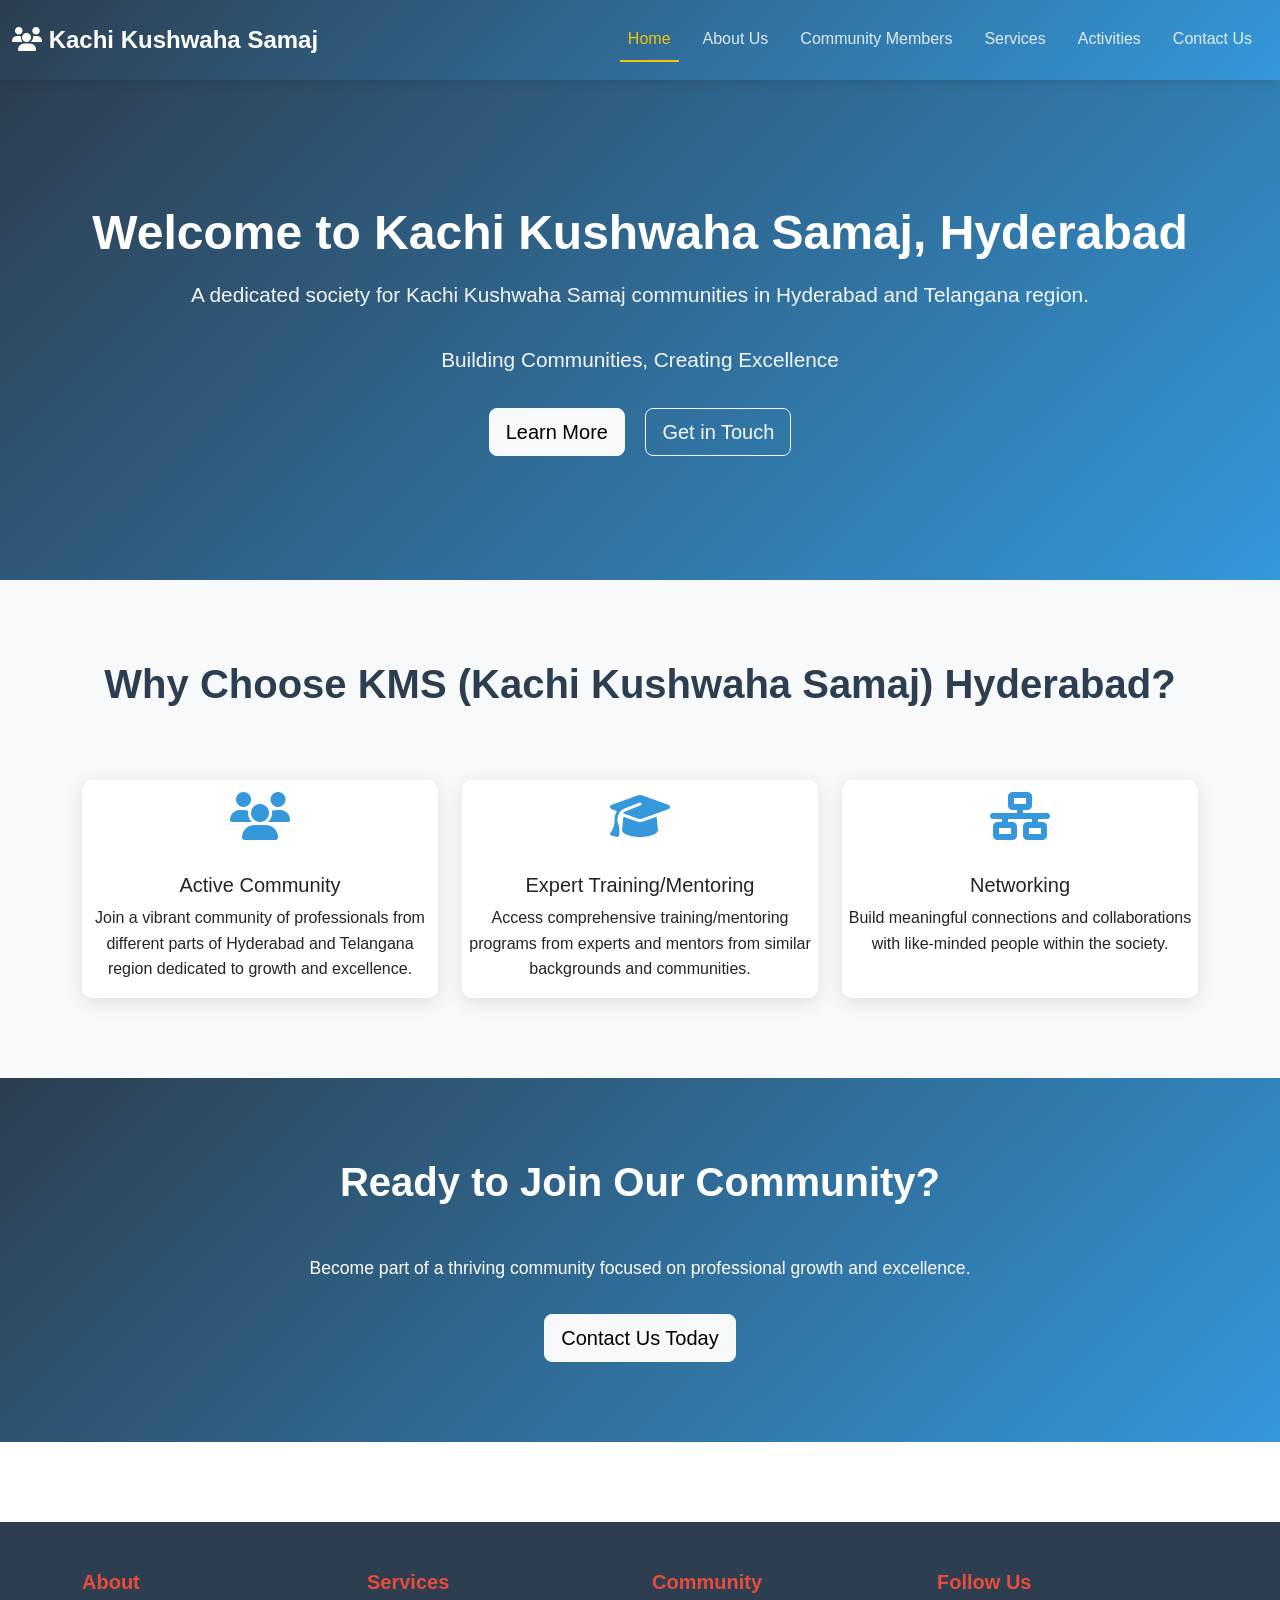
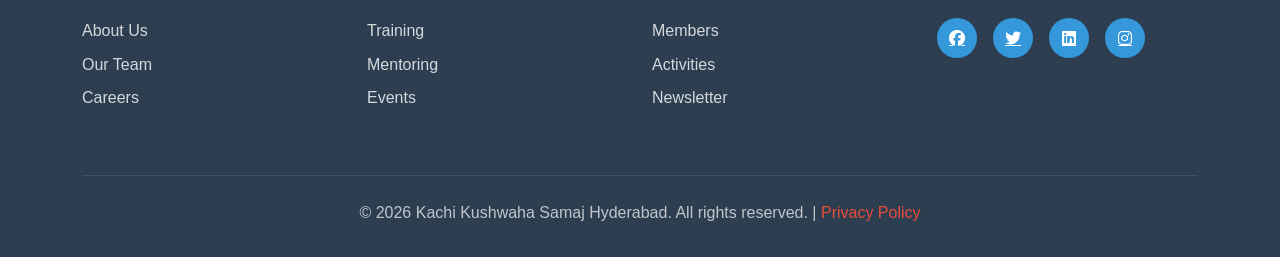
<file: index.html>
<!DOCTYPE html>
<html lang="en">
<head>
    <meta charset="UTF-8">
    <meta name="viewport" content="width=device-width, initial-scale=1.0">
    <title>Kachi Kushwaha Samaj Hyderabad - Home</title>
    <link href="https://cdn.jsdelivr.net/npm/bootstrap@5.3.0/dist/css/bootstrap.min.css" rel="stylesheet">
    <link rel="stylesheet" href="https://cdnjs.cloudflare.com/ajax/libs/font-awesome/6.4.0/css/all.min.css">
    <link rel="stylesheet" href="css/styles.css">
</head>
<body>
    <!-- Navigation Bar -->
    <nav class="navbar navbar-expand-lg navbar-dark sticky-top">
        <div class="container-fluid">
            <a class="navbar-brand" href="index.html">
                <i class="fas fa-users"></i> Kachi Kushwaha Samaj
            </a>
            <button class="navbar-toggler" type="button" data-bs-toggle="collapse" data-bs-target="#navbarNav" 
                    aria-controls="navbarNav" aria-expanded="false" aria-label="Toggle navigation">
                <span class="navbar-toggler-icon"></span>
            </button>
            <div class="collapse navbar-collapse" id="navbarNav">
                <ul class="navbar-nav ms-auto">
                    <li class="nav-item">
                        <a class="nav-link active" href="index.html">Home</a>
                    </li>
                    <li class="nav-item">
                        <a class="nav-link" href="about.html">About Us</a>
                    </li>
                    <li class="nav-item">
                        <a class="nav-link" href="community.html">Community Members</a>
                    </li>
                    <li class="nav-item">
                        <a class="nav-link" href="services.html">Services</a>
                    </li>
                    <li class="nav-item">
                        <a class="nav-link" href="activities.html">Activities</a>
                    </li>
                    <li class="nav-item">
                        <a class="nav-link" href="contact.html">Contact Us</a>
                    </li>
                </ul>
            </div>
        </div>
    </nav>

    <!-- Hero Section -->
    <section class="hero">
        <div class="container-fluid">
            <h1>Welcome to Kachi Kushwaha Samaj, Hyderabad</h1>
            <p>A dedicated society for Kachi Kushwaha Samaj communities in Hyderabad and Telangana region.</p>
            <p>Building Communities, Creating Excellence</p>
            <div>
                <a href="about.html" class="btn btn-light btn-lg me-3">Learn More</a>
                <a href="contact.html" class="btn btn-outline-light btn-lg">Get in Touch</a>
            </div>
        </div>
    </section>

    <!-- Features Section -->
    <section class="section bg-light">
        <div class="container">
            <h2>Why Choose KMS (Kachi Kushwaha Samaj) Hyderabad?</h2>
            <div class="row g-4 mt-4">
                <div class="col-md-6 col-lg-4">
                    <div class="card text-center">
                        <div class="card-icon">
                            <i class="fas fa-users"></i>
                        </div>
                        <h5>Active Community</h5>
                        <p>Join a vibrant community of professionals from different parts of Hyderabad and Telangana region dedicated to growth and excellence.</p>
                    </div>
                </div>
                <div class="col-md-6 col-lg-4">
                    <div class="card text-center">
                        <div class="card-icon">
                            <i class="fas fa-graduation-cap"></i>
                        </div>
                        <h5>Expert Training/Mentoring</h5>
                        <p>Access comprehensive training/mentoring programs from experts and mentors from similar backgrounds and communities.</p>
                    </div>
                </div>
                <div class="col-md-6 col-lg-4">
                    <div class="card text-center">
                        <div class="card-icon">
                            <i class="fas fa-network-wired"></i>
                        </div>
                        <h5>Networking</h5>
                        <p>Build meaningful connections and collaborations with like-minded people within the society.</p>
                    </div>
                </div>
            </div>
        </div>
    </section>

    <!-- CTA Section -->
    <section class="section" style="background: linear-gradient(135deg, #2c3e50 0%, #3498db 100%); color: white; text-align: center;">
        <div class="container">
            <h2 style="color: white;">Ready to Join Our Community?</h2>
            <p style="font-size: 1.1rem; margin-bottom: 2rem;">Become part of a thriving community focused on professional growth and excellence.</p>
            <a href="contact.html" class="btn btn-light btn-lg">Contact Us Today</a>
        </div>
    </section>

    <!-- Footer -->
    <footer>
        <div class="container">
            <div class="row">
                <div class="col-md-3 col-sm-6 mb-4">
                    <h5 class="footer-title">About</h5>
                    <a href="about.html" class="footer-link">About Us</a>
                    <a href="community.html" class="footer-link">Our Team</a>
                    <a href="#" class="footer-link">Careers</a>
                </div>
                <div class="col-md-3 col-sm-6 mb-4">
                    <h5 class="footer-title">Services</h5>
                    <a href="services.html" class="footer-link">Training</a>
                    <a href="services.html" class="footer-link">Mentoring</a>
                    <a href="services.html" class="footer-link">Events</a>
                </div>
                <div class="col-md-3 col-sm-6 mb-4">
                    <h5 class="footer-title">Community</h5>
                    <a href="community.html" class="footer-link">Members</a>
                    <a href="activities.html" class="footer-link">Activities</a>
                    <a href="#" class="footer-link">Newsletter</a>
                </div>
                <div class="col-md-3 col-sm-6 mb-4">
                    <h5 class="footer-title">Follow Us</h5>
                    <div class="social-links">
                        <a href="#" title="Facebook"><i class="fab fa-facebook"></i></a>
                        <a href="#" title="Twitter"><i class="fab fa-twitter"></i></a>
                        <a href="#" title="LinkedIn"><i class="fab fa-linkedin"></i></a>
                        <a href="#" title="Instagram"><i class="fab fa-instagram"></i></a>
                    </div>
                </div>
            </div>
            <div class="footer-bottom">
                <p>&copy; 2026 Kachi Kushwaha Samaj Hyderabad. All rights reserved. | <a href="#" style="color: var(--accent-color); text-decoration: none;">Privacy Policy</a></p>
            </div>
        </div>
    </footer>

    <!-- Bootstrap JS Bundle -->
    <script src="https://cdn.jsdelivr.net/npm/bootstrap@5.3.0/dist/js/bootstrap.bundle.min.js"></script>
</body>
</html>
</file>
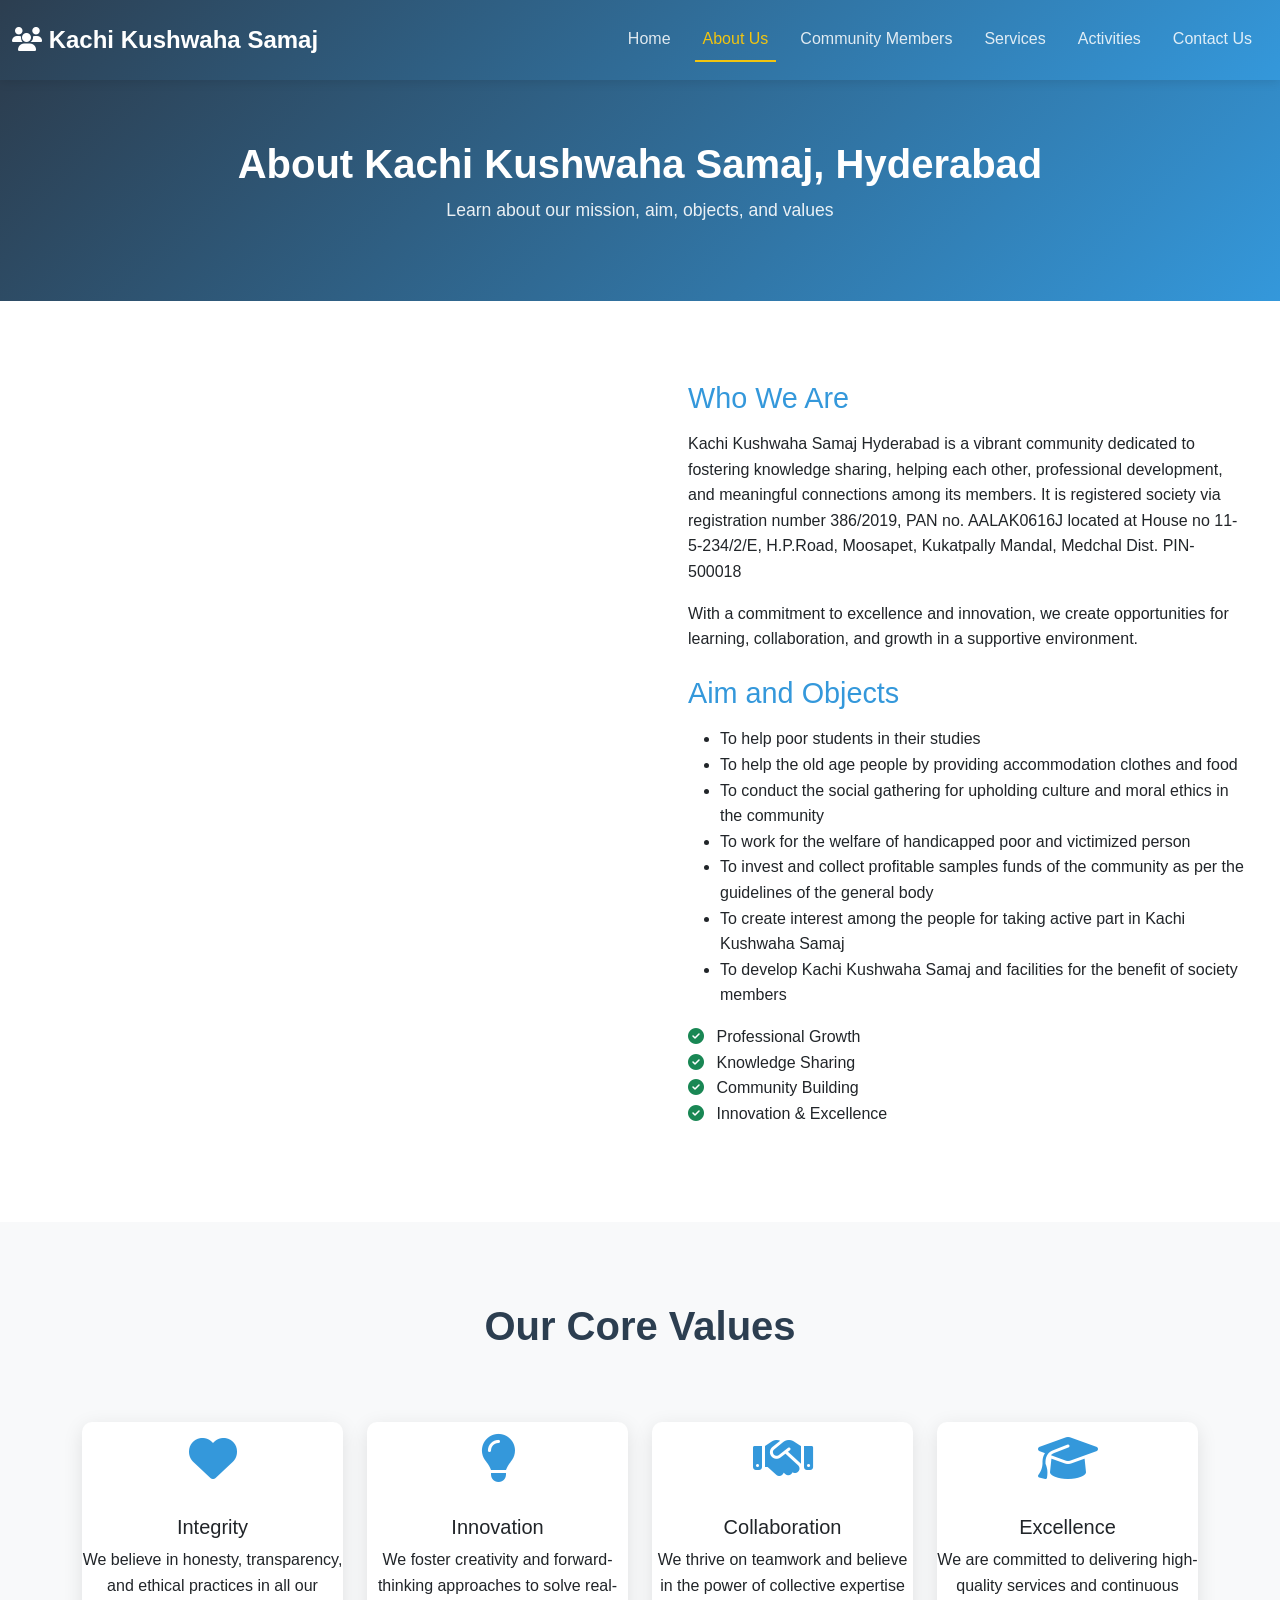
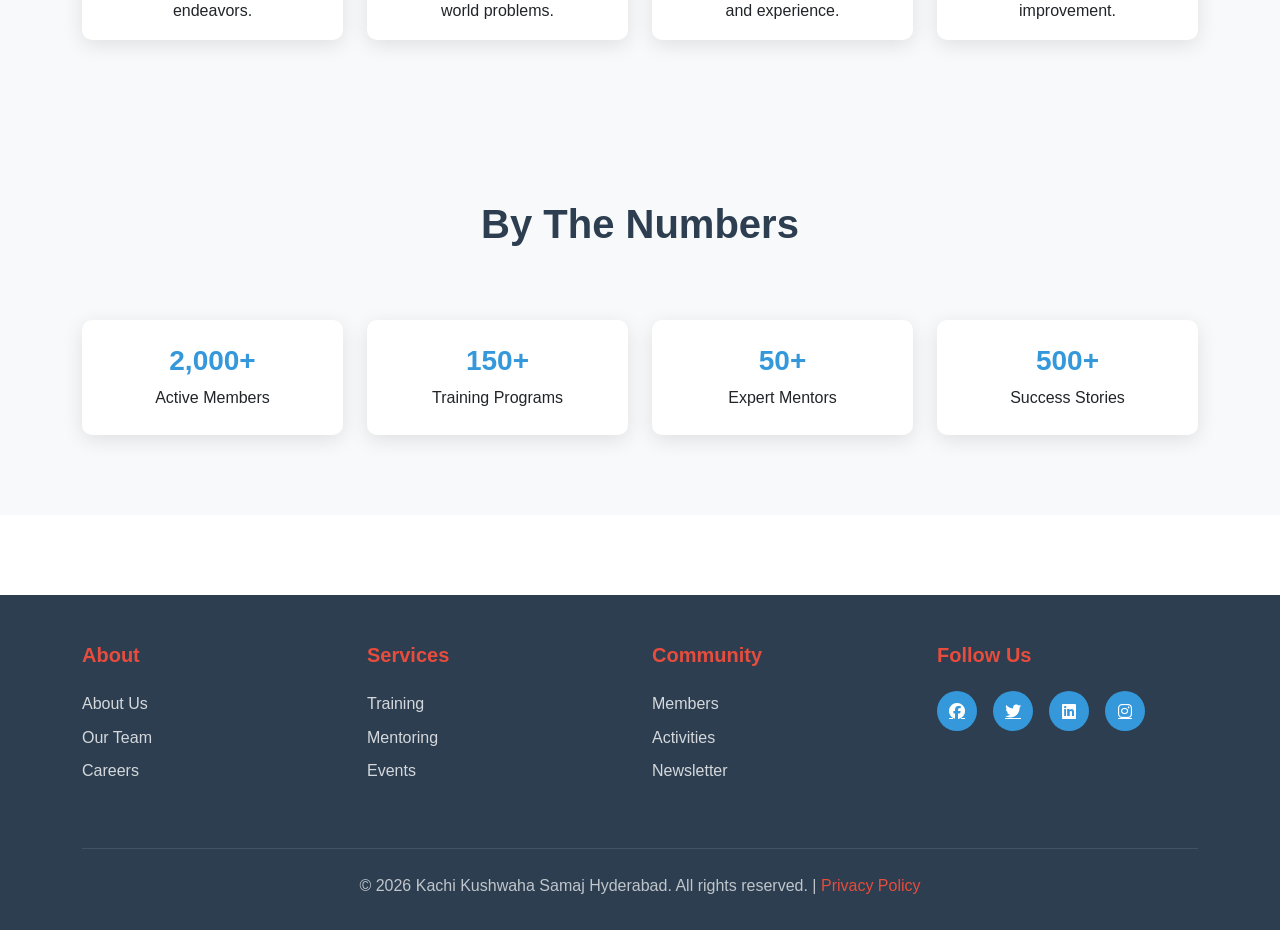
<file: about.html>
<!DOCTYPE html>
<html lang="en">
<head>
    <meta charset="UTF-8">
    <meta name="viewport" content="width=device-width, initial-scale=1.0">
    <title>Kachi Kushwaha Samaj Hyderabad - About Us</title>
    <link href="https://cdn.jsdelivr.net/npm/bootstrap@5.3.0/dist/css/bootstrap.min.css" rel="stylesheet">
    <link rel="stylesheet" href="https://cdnjs.cloudflare.com/ajax/libs/font-awesome/6.4.0/css/all.min.css">
    <link rel="stylesheet" href="css/styles.css">
</head>
<body>
    <!-- Navigation Bar -->
    <nav class="navbar navbar-expand-lg navbar-dark sticky-top">
        <div class="container-fluid">
            <a class="navbar-brand" href="index.html">
                <i class="fas fa-users"></i> Kachi Kushwaha Samaj
            </a>
            <button class="navbar-toggler" type="button" data-bs-toggle="collapse" data-bs-target="#navbarNav" 
                    aria-controls="navbarNav" aria-expanded="false" aria-label="Toggle navigation">
                <span class="navbar-toggler-icon"></span>
            </button>
            <div class="collapse navbar-collapse" id="navbarNav">
                <ul class="navbar-nav ms-auto">
                    <li class="nav-item">
                        <a class="nav-link" href="index.html">Home</a>
                    </li>
                    <li class="nav-item">
                        <a class="nav-link active" href="about.html">About Us</a>
                    </li>
                    <li class="nav-item">
                        <a class="nav-link" href="community.html">Community Members</a>
                    </li>
                    <li class="nav-item">
                        <a class="nav-link" href="services.html">Services</a>
                    </li>
                    <li class="nav-item">
                        <a class="nav-link" href="activities.html">Activities</a>
                    </li>
                    <li class="nav-item">
                        <a class="nav-link" href="contact.html">Contact Us</a>
                    </li>
                </ul>
            </div>
        </div>
    </nav>

    <!-- Page Header -->
    <section class="page-header">
        <div class="container">
            <h1>About Kachi Kushwaha Samaj, Hyderabad</h1>
            <p>Learn about our mission, aim, objects, and values</p>
        </div>
    </section>

    <!-- About Section -->
    <section class="section">
        <div class="container">
            <div class="about-content">
                <div class="col-lg-6">
                    <div class="ratio ratio-16x9">
                        <iframe src="https://www.youtube.com/embed/OoGv0IXVkhY" title="About KMS" allowfullscreen="" loading="lazy"></iframe>
                    </div>
                </div>
                <div class="col-lg-6">
                    <div class="about-text">
                        <h3>Who We Are</h3>
                        <p>Kachi Kushwaha Samaj Hyderabad is a vibrant community dedicated to fostering knowledge sharing, helping each other, professional development, and meaningful connections among its members. 
                            It is registered society via registration number 386/2019, PAN no. AALAK0616J located at House no 11-5-234/2/E, H.P.Road, Moosapet, Kukatpally Mandal, Medchal Dist. PIN-500018</p>
                        <p>With a commitment to excellence and innovation, we create opportunities for learning, collaboration, and growth in a supportive environment.</p>
                        <h3 class="mt-4">Aim and Objects</h3>
                        <p>
                            <ul>
                                <li>To help poor students in their studies</li>
                                <li>To help the old age people by providing accommodation clothes and food</li>
                                <li>To conduct the social gathering for upholding culture and moral ethics in the community</li>
                                <li>To work for the welfare of handicapped poor and victimized person</li>
                                <li>To invest and collect profitable samples funds of the community as per the guidelines of the general body</li>
                                <li>To create interest among the people for taking active part in Kachi Kushwaha Samaj</li>
                                <li>To develop Kachi Kushwaha Samaj and facilities for the benefit of society members</li>
                            </ul>
                            
                        </p>
                        <ul class="list-unstyled mt-3">
                            <li><i class="fas fa-check-circle text-success"></i> <span class="ms-2">Professional Growth</span></li>
                            <li><i class="fas fa-check-circle text-success"></i> <span class="ms-2">Knowledge Sharing</span></li>
                            <li><i class="fas fa-check-circle text-success"></i> <span class="ms-2">Community Building</span></li>
                            <li><i class="fas fa-check-circle text-success"></i> <span class="ms-2">Innovation & Excellence</span></li>
                        </ul>
                    </div>
                </div>
            </div>
        </div>
    </section>

    <!-- Values Section -->
    <section class="section bg-light">
        <div class="container">
            <h2>Our Core Values</h2>
            <div class="row g-4 mt-4">
                <div class="col-md-6 col-lg-3">
                    <div class="card text-center">
                        <div class="card-icon">
                            <i class="fas fa-heart"></i>
                        </div>
                        <h5>Integrity</h5>
                        <p>We believe in honesty, transparency, and ethical practices in all our endeavors.</p>
                    </div>
                </div>
                <div class="col-md-6 col-lg-3">
                    <div class="card text-center">
                        <div class="card-icon">
                            <i class="fas fa-lightbulb"></i>
                        </div>
                        <h5>Innovation</h5>
                        <p>We foster creativity and forward-thinking approaches to solve real-world problems.</p>
                    </div>
                </div>
                <div class="col-md-6 col-lg-3">
                    <div class="card text-center">
                        <div class="card-icon">
                            <i class="fas fa-handshake"></i>
                        </div>
                        <h5>Collaboration</h5>
                        <p>We thrive on teamwork and believe in the power of collective expertise and experience.</p>
                    </div>
                </div>
                <div class="col-md-6 col-lg-3">
                    <div class="card text-center">
                        <div class="card-icon">
                            <i class="fas fa-graduation-cap"></i>
                        </div>
                        <h5>Excellence</h5>
                        <p>We are committed to delivering high-quality services and continuous improvement.</p>
                    </div>
                </div>
            </div>
        </div>
    </section>

    <!-- History Section -->
    <section class="section"  style="display: none;">
        <div class="container">
            <h2>Our Journey</h2>
            <div class="row g-4 mt-4">
                <div class="col-lg-6">
                    <div class="card p-4">
                        <h5 class="mb-3"><i class="fas fa-calendar-alt text-primary"></i> 2020 - Foundation</h5>
                        <p>KMS Hyderabad was established with a vision to create a supportive ecosystem for professionals and learners.</p>
                    </div>
                </div>
                <div class="col-lg-6">
                    <div class="card p-4">
                        <h5 class="mb-3"><i class="fas fa-calendar-alt text-primary"></i> 2021 - Growth</h5>
                        <p>Expanded our training programs and organized first community networking events with 500+ participants.</p>
                    </div>
                </div>
                <div class="col-lg-6">
                    <div class="card p-4">
                        <h5 class="mb-3"><i class="fas fa-calendar-alt text-primary"></i> 2022 - Expansion</h5>
                        <p>Launched mentorship programs and established partnerships with leading organizations and industry experts.</p>
                    </div>
                </div>
                <div class="col-lg-6">
                    <div class="card p-4">
                        <h5 class="mb-3"><i class="fas fa-calendar-alt text-primary"></i> 2023 - Excellence</h5>
                        <p>Achieved significant milestones with 2,000+ active members and transformed careers through our initiatives.</p>
                    </div>
                </div>
                <div class="col-lg-6">
                    <div class="card p-4">
                        <h5 class="mb-3"><i class="fas fa-calendar-alt text-primary"></i> 2024 - Innovation</h5>
                        <p>Introduced digital platforms and expanded services to reach wider audience across multiple cities.</p>
                    </div>
                </div>
                <div class="col-lg-6">
                    <div class="card p-4">
                        <h5 class="mb-3"><i class="fas fa-calendar-alt text-primary"></i> 2026 - Future</h5>
                        <p>Continuing to evolve and innovate to serve our community with cutting-edge programs and opportunities.</p>
                    </div>
                </div>
            </div>
        </div>
    </section>

    <!-- Statistics Section -->
    <section class="section bg-light">
        <div class="container">
            <h2>By The Numbers</h2>
            <div class="row g-4 mt-4 text-center">
                <div class="col-md-6 col-lg-3">
                    <div class="card p-4">
                        <h3 style="color: var(--secondary-color); font-weight: 700;">2,000+</h3>
                        <p class="mb-0">Active Members</p>
                    </div>
                </div>
                <div class="col-md-6 col-lg-3">
                    <div class="card p-4">
                        <h3 style="color: var(--secondary-color); font-weight: 700;">150+</h3>
                        <p class="mb-0">Training Programs</p>
                    </div>
                </div>
                <div class="col-md-6 col-lg-3">
                    <div class="card p-4">
                        <h3 style="color: var(--secondary-color); font-weight: 700;">50+</h3>
                        <p class="mb-0">Expert Mentors</p>
                    </div>
                </div>
                <div class="col-md-6 col-lg-3">
                    <div class="card p-4">
                        <h3 style="color: var(--secondary-color); font-weight: 700;">500+</h3>
                        <p class="mb-0">Success Stories</p>
                    </div>
                </div>
            </div>
        </div>
    </section>

    <!-- Footer -->
    <footer>
        <div class="container">
            <div class="row">
                <div class="col-md-3 col-sm-6 mb-4">
                    <h5 class="footer-title">About</h5>
                    <a href="about.html" class="footer-link">About Us</a>
                    <a href="community.html" class="footer-link">Our Team</a>
                    <a href="#" class="footer-link">Careers</a>
                </div>
                <div class="col-md-3 col-sm-6 mb-4">
                    <h5 class="footer-title">Services</h5>
                    <a href="services.html" class="footer-link">Training</a>
                    <a href="services.html" class="footer-link">Mentoring</a>
                    <a href="services.html" class="footer-link">Events</a>
                </div>
                <div class="col-md-3 col-sm-6 mb-4">
                    <h5 class="footer-title">Community</h5>
                    <a href="community.html" class="footer-link">Members</a>
                    <a href="activities.html" class="footer-link">Activities</a>
                    <a href="#" class="footer-link">Newsletter</a>
                </div>
                <div class="col-md-3 col-sm-6 mb-4">
                    <h5 class="footer-title">Follow Us</h5>
                    <div class="social-links">
                        <a href="#" title="Facebook"><i class="fab fa-facebook"></i></a>
                        <a href="#" title="Twitter"><i class="fab fa-twitter"></i></a>
                        <a href="#" title="LinkedIn"><i class="fab fa-linkedin"></i></a>
                        <a href="#" title="Instagram"><i class="fab fa-instagram"></i></a>
                    </div>
                </div>
            </div>
            <div class="footer-bottom">
                <p>&copy; 2026 Kachi Kushwaha Samaj Hyderabad. All rights reserved. | <a href="#" style="color: var(--accent-color); text-decoration: none;">Privacy Policy</a></p>
            </div>
        </div>
    </footer>

    <!-- Bootstrap JS Bundle -->
    <script src="https://cdn.jsdelivr.net/npm/bootstrap@5.3.0/dist/js/bootstrap.bundle.min.js"></script>
</body>
</html>
</file>
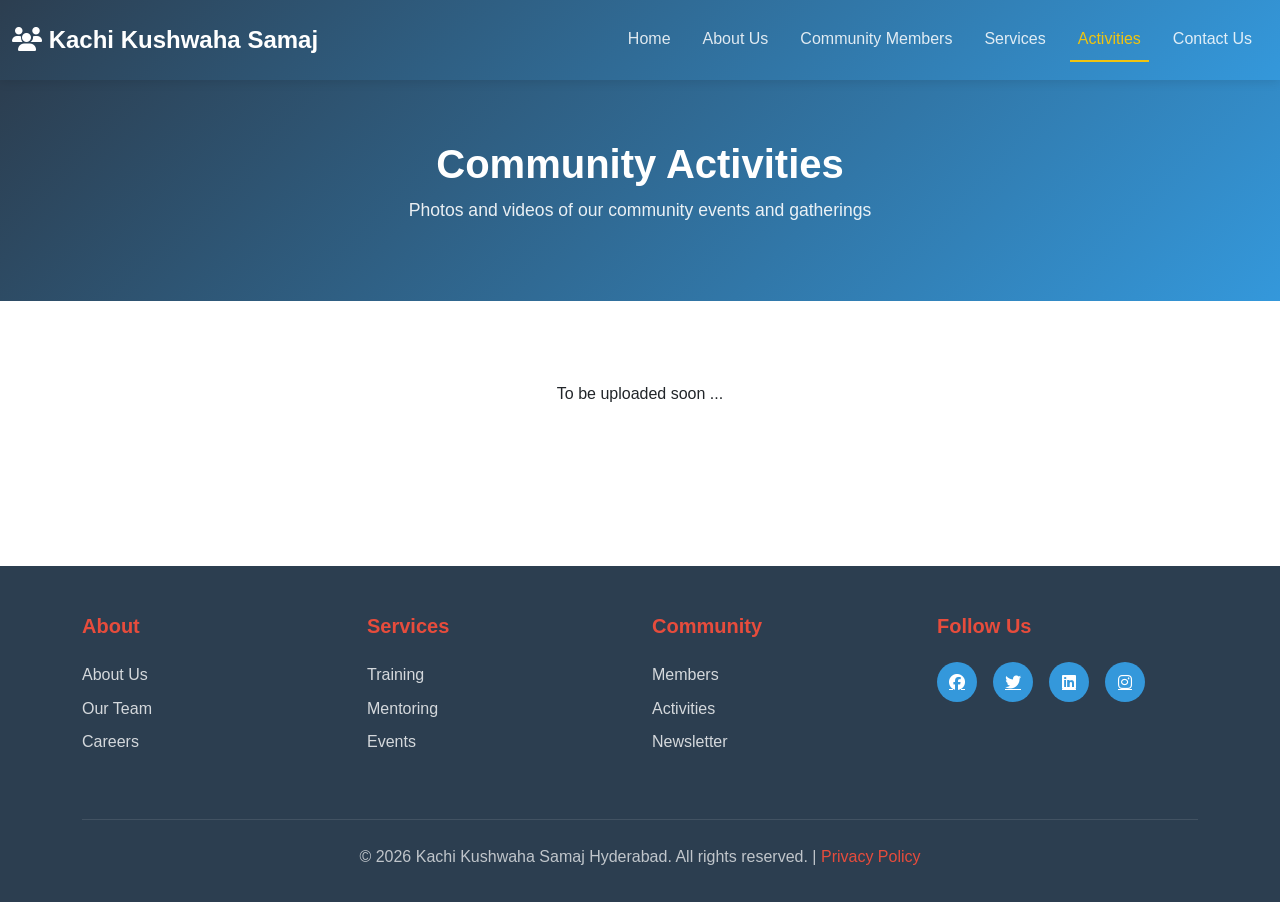
<file: activities.html>
<!DOCTYPE html>
<html lang="en">
<head>
    <meta charset="UTF-8">
    <meta name="viewport" content="width=device-width, initial-scale=1.0">
    <title>Kachi Kushwaha Samaj Hyderabad - Activities</title>
    <link href="https://cdn.jsdelivr.net/npm/bootstrap@5.3.0/dist/css/bootstrap.min.css" rel="stylesheet">
    <link rel="stylesheet" href="https://cdnjs.cloudflare.com/ajax/libs/font-awesome/6.4.0/css/all.min.css">
    <link rel="stylesheet" href="css/styles.css">
</head>
<body>
    <!-- Navigation Bar -->
    <nav class="navbar navbar-expand-lg navbar-dark sticky-top">
        <div class="container-fluid">
            <a class="navbar-brand" href="index.html">
                <i class="fas fa-users"></i> Kachi Kushwaha Samaj
            </a>
            <button class="navbar-toggler" type="button" data-bs-toggle="collapse" data-bs-target="#navbarNav" 
                    aria-controls="navbarNav" aria-expanded="false" aria-label="Toggle navigation">
                <span class="navbar-toggler-icon"></span>
            </button>
            <div class="collapse navbar-collapse" id="navbarNav">
                <ul class="navbar-nav ms-auto">
                    <li class="nav-item">
                        <a class="nav-link" href="index.html">Home</a>
                    </li>
                    <li class="nav-item">
                        <a class="nav-link" href="about.html">About Us</a>
                    </li>
                    <li class="nav-item">
                        <a class="nav-link" href="community.html">Community Members</a>
                    </li>
                    <li class="nav-item">
                        <a class="nav-link" href="services.html">Services</a>
                    </li>
                    <li class="nav-item">
                        <a class="nav-link active" href="activities.html">Activities</a>
                    </li>
                    <li class="nav-item">
                        <a class="nav-link" href="contact.html">Contact Us</a>
                    </li>
                </ul>
            </div>
        </div>
    </nav>

    <!-- Page Header -->
    <section class="page-header">
        <div class="container">
            <h1>Community Activities</h1>
            <p>Photos and videos of our community events and gatherings</p>
        </div>
    </section>

    <!-- Activities Gallery Section -->
    <section class="section">
        <div class="text-center"> To be uploaded soon ...</div>
        <div class="container" style="display:none;">
            <h2>Recent Activities (</h2>
            <p class="text-center text-muted mb-5">Explore photos and videos from our latest community events, celebrations, and activities</p>
            
            <div class="row g-4">
                <!-- Activity 1 -->
                <div class="col-md-6 col-lg-4">
                    <div class="card activity-item">
                        <div class="activity-thumbnail">
                            <i class="fas fa-image"></i>
                            <div class="activity-overlay">
                                <a href="https://www.flickr.com" target="_blank" rel="noopener">
                                    <i class="fas fa-images"></i> View Gallery
                                </a>
                            </div>
                        </div>
                        <div class="activity-info">
                            <div class="activity-date">February 2026</div>
                            <div class="activity-title">Annual Samaj Gathering</div>
                            <p class="activity-description">Grand celebration of our community with cultural programs, food, and networking</p>
                        </div>
                    </div>
                </div>

                <!-- Activity 2 -->
                <div class="col-md-6 col-lg-4">
                    <div class="card activity-item">
                        <div class="activity-thumbnail">
                            <i class="fas fa-video"></i>
                            <div class="activity-overlay">
                                <a href="https://www.youtube.com" target="_blank" rel="noopener">
                                    <i class="fas fa-play"></i> Watch Video
                                </a>
                            </div>
                        </div>
                        <div class="activity-info">
                            <div class="activity-date">January 2026</div>
                            <div class="activity-title">Community Workshop</div>
                            <p class="activity-description">Educational workshop on professional development and skill enhancement</p>
                        </div>
                    </div>
                </div>

                <!-- Activity 3 -->
                <div class="col-md-6 col-lg-4">
                    <div class="card activity-item">
                        <div class="activity-thumbnail">
                            <i class="fas fa-images"></i>
                            <div class="activity-overlay">
                                <a href="https://www.flickr.com" target="_blank" rel="noopener">
                                    <i class="fas fa-images"></i> View Gallery
                                </a>
                            </div>
                        </div>
                        <div class="activity-info">
                            <div class="activity-date">December 2025</div>
                            <div class="activity-title">Year-End Celebration</div>
                            <p class="activity-description">Festive celebration marking the end of the year with awards and recognition</p>
                        </div>
                    </div>
                </div>

                <!-- Activity 4 -->
                <div class="col-md-6 col-lg-4">
                    <div class="card activity-item">
                        <div class="activity-thumbnail">
                            <i class="fas fa-video"></i>
                            <div class="activity-overlay">
                                <a href="https://www.youtube.com" target="_blank" rel="noopener">
                                    <i class="fas fa-play"></i> Watch Video
                                </a>
                            </div>
                        </div>
                        <div class="activity-info">
                            <div class="activity-date">November 2025</div>
                            <div class="activity-title">Networking Meetup</div>
                            <p class="activity-description">Monthly professional networking event for community members and guests</p>
                        </div>
                    </div>
                </div>

                <!-- Activity 5 -->
                <div class="col-md-6 col-lg-4">
                    <div class="card activity-item">
                        <div class="activity-thumbnail">
                            <i class="fas fa-images"></i>
                            <div class="activity-overlay">
                                <a href="https://www.flickr.com" target="_blank" rel="noopener">
                                    <i class="fas fa-images"></i> View Gallery
                                </a>
                            </div>
                        </div>
                        <div class="activity-info">
                            <div class="activity-date">October 2025</div>
                            <div class="activity-title">Sports & Recreation Day</div>
                            <p class="activity-description">Fun-filled day with sports, games, and community engagement activities</p>
                        </div>
                    </div>
                </div>

                <!-- Activity 6 -->
                <div class="col-md-6 col-lg-4">
                    <div class="card activity-item">
                        <div class="activity-thumbnail">
                            <i class="fas fa-video"></i>
                            <div class="activity-overlay">
                                <a href="https://www.youtube.com" target="_blank" rel="noopener">
                                    <i class="fas fa-play"></i> Watch Video
                                </a>
                            </div>
                        </div>
                        <div class="activity-info">
                            <div class="activity-date">September 2025</div>
                            <div class="activity-title">Heritage & Culture Program</div>
                            <p class="activity-description">Celebration of our community heritage with traditional performances and stories</p>
                        </div>
                    </div>
                </div>

                <!-- Activity 7 -->
                <div class="col-md-6 col-lg-4">
                    <div class="card activity-item">
                        <div class="activity-thumbnail">
                            <i class="fas fa-images"></i>
                            <div class="activity-overlay">
                                <a href="https://www.flickr.com" target="_blank" rel="noopener">
                                    <i class="fas fa-images"></i> View Gallery
                                </a>
                            </div>
                        </div>
                        <div class="activity-info">
                            <div class="activity-date">August 2025</div>
                            <div class="activity-title">Charity Drive</div>
                            <p class="activity-description">Community service initiative supporting local causes and underprivileged sections</p>
                        </div>
                    </div>
                </div>

                <!-- Activity 8 -->
                <div class="col-md-6 col-lg-4">
                    <div class="card activity-item">
                        <div class="activity-thumbnail">
                            <i class="fas fa-video"></i>
                            <div class="activity-overlay">
                                <a href="https://www.youtube.com" target="_blank" rel="noopener">
                                    <i class="fas fa-play"></i> Watch Video
                                </a>
                            </div>
                        </div>
                        <div class="activity-info">
                            <div class="activity-date">July 2025</div>
                            <div class="activity-title">Educational Seminar</div>
                            <p class="activity-description">Expert-led seminar on contemporary topics relevant to community growth</p>
                        </div>
                    </div>
                </div>

                <!-- Activity 9 -->
                <div class="col-md-6 col-lg-4">
                    <div class="card activity-item">
                        <div class="activity-thumbnail">
                            <i class="fas fa-images"></i>
                            <div class="activity-overlay">
                                <a href="https://www.flickr.com" target="_blank" rel="noopener">
                                    <i class="fas fa-images"></i> View Gallery
                                </a>
                            </div>
                        </div>
                        <div class="activity-info">
                            <div class="activity-date">June 2025</div>
                            <div class="activity-title">Family Get-Together</div>
                            <p class="activity-description">Festive family gathering celebrating bonds and community connections</p>
                        </div>
                    </div>
                </div>
            </div>
        </div>
    </section>

    <!-- Photo & Video Links Section -->
    <section class="section bg-light" style="display:none;">
        <div class="container">
            <h2>Media Archives</h2>
            <p class="text-center text-muted mb-5">Access our complete collection of community photos and videos</p>
            
            <div class="row g-4">
                <div class="col-md-6 col-lg-3">
                    <div class="card p-4 text-center">
                        <div style="font-size: 3rem; color: var(--secondary-color); margin-bottom: 1rem;">
                            <i class="fas fa-photos"></i>
                        </div>
                        <h5>Photo Gallery</h5>
                        <p class="text-muted">Browse all event photos organized by date</p>
                        <a href="https://www.flickr.com" target="_blank" class="btn btn-primary btn-sm">
                            <i class="fas fa-external-link-alt"></i> Visit Gallery
                        </a>
                    </div>
                </div>

                <div class="col-md-6 col-lg-3">
                    <div class="card p-4 text-center">
                        <div style="font-size: 3rem; color: var(--secondary-color); margin-bottom: 1rem;">
                            <i class="fas fa-video"></i>
                        </div>
                        <h5>Video Channel</h5>
                        <p class="text-muted">Watch recorded events and community videos</p>
                        <a href="https://www.youtube.com" target="_blank" class="btn btn-primary btn-sm">
                            <i class="fas fa-external-link-alt"></i> Visit Channel
                        </a>
                    </div>
                </div>

                <div class="col-md-6 col-lg-3">
                    <div class="card p-4 text-center">
                        <div style="font-size: 3rem; color: var(--secondary-color); margin-bottom: 1rem;">
                            <i class="fas fa-facebook"></i>
                        </div>
                        <h5>Facebook Albums</h5>
                        <p class="text-muted">Follow our community on Facebook</p>
                        <a href="https://www.facebook.com" target="_blank" class="btn btn-primary btn-sm">
                            <i class="fas fa-external-link-alt"></i> Visit Page
                        </a>
                    </div>
                </div>

                <div class="col-md-6 col-lg-3">
                    <div class="card p-4 text-center">
                        <div style="font-size: 3rem; color: var(--secondary-color); margin-bottom: 1rem;">
                            <i class="fas fa-instagram"></i>
                        </div>
                        <h5>Instagram Posts</h5>
                        <p class="text-muted">Latest updates and highlights on Instagram</p>
                        <a href="https://www.instagram.com" target="_blank" class="btn btn-primary btn-sm">
                            <i class="fas fa-external-link-alt"></i> Visit Profile
                        </a>
                    </div>
                </div>
            </div>
        </div>
    </section>

    

    <!-- Footer -->
    <footer>
        <div class="container">
            <div class="row">
                <div class="col-md-3 col-sm-6 mb-4">
                    <h5 class="footer-title">About</h5>
                    <a href="about.html" class="footer-link">About Us</a>
                    <a href="community.html" class="footer-link">Our Team</a>
                    <a href="#" class="footer-link">Careers</a>
                </div>
                <div class="col-md-3 col-sm-6 mb-4">
                    <h5 class="footer-title">Services</h5>
                    <a href="services.html" class="footer-link">Training</a>
                    <a href="services.html" class="footer-link">Mentoring</a>
                    <a href="services.html" class="footer-link">Events</a>
                </div>
                <div class="col-md-3 col-sm-6 mb-4">
                    <h5 class="footer-title">Community</h5>
                    <a href="community.html" class="footer-link">Members</a>
                    <a href="activities.html" class="footer-link">Activities</a>
                    <a href="#" class="footer-link">Newsletter</a>
                </div>
                <div class="col-md-3 col-sm-6 mb-4">
                    <h5 class="footer-title">Follow Us</h5>
                    <div class="social-links">
                        <a href="#" title="Facebook"><i class="fab fa-facebook"></i></a>
                        <a href="#" title="Twitter"><i class="fab fa-twitter"></i></a>
                        <a href="#" title="LinkedIn"><i class="fab fa-linkedin"></i></a>
                        <a href="#" title="Instagram"><i class="fab fa-instagram"></i></a>
                    </div>
                </div>
            </div>
            <div class="footer-bottom">
                <p>&copy; 2026 Kachi Kushwaha Samaj Hyderabad. All rights reserved. | <a href="#" style="color: var(--accent-color); text-decoration: none;">Privacy Policy</a></p>
            </div>
        </div>
    </footer>

    <!-- Bootstrap JS Bundle -->
    <script src="https://cdn.jsdelivr.net/npm/bootstrap@5.3.0/dist/js/bootstrap.bundle.min.js"></script>
    
    <script>
        // Handle media submission form
        document.getElementById('mediaForm').addEventListener('submit', function(e) {
            e.preventDefault();
            
            const name = document.getElementById('submitterName').value;
            const eventName = document.getElementById('eventName').value;
            
            alert(`Thank you, ${name}! Your submission for "${eventName}" has been received. We'll review and add it to our archives soon.`);
            
            this.reset();
        });
    </script>
</body>
</html>
</file>
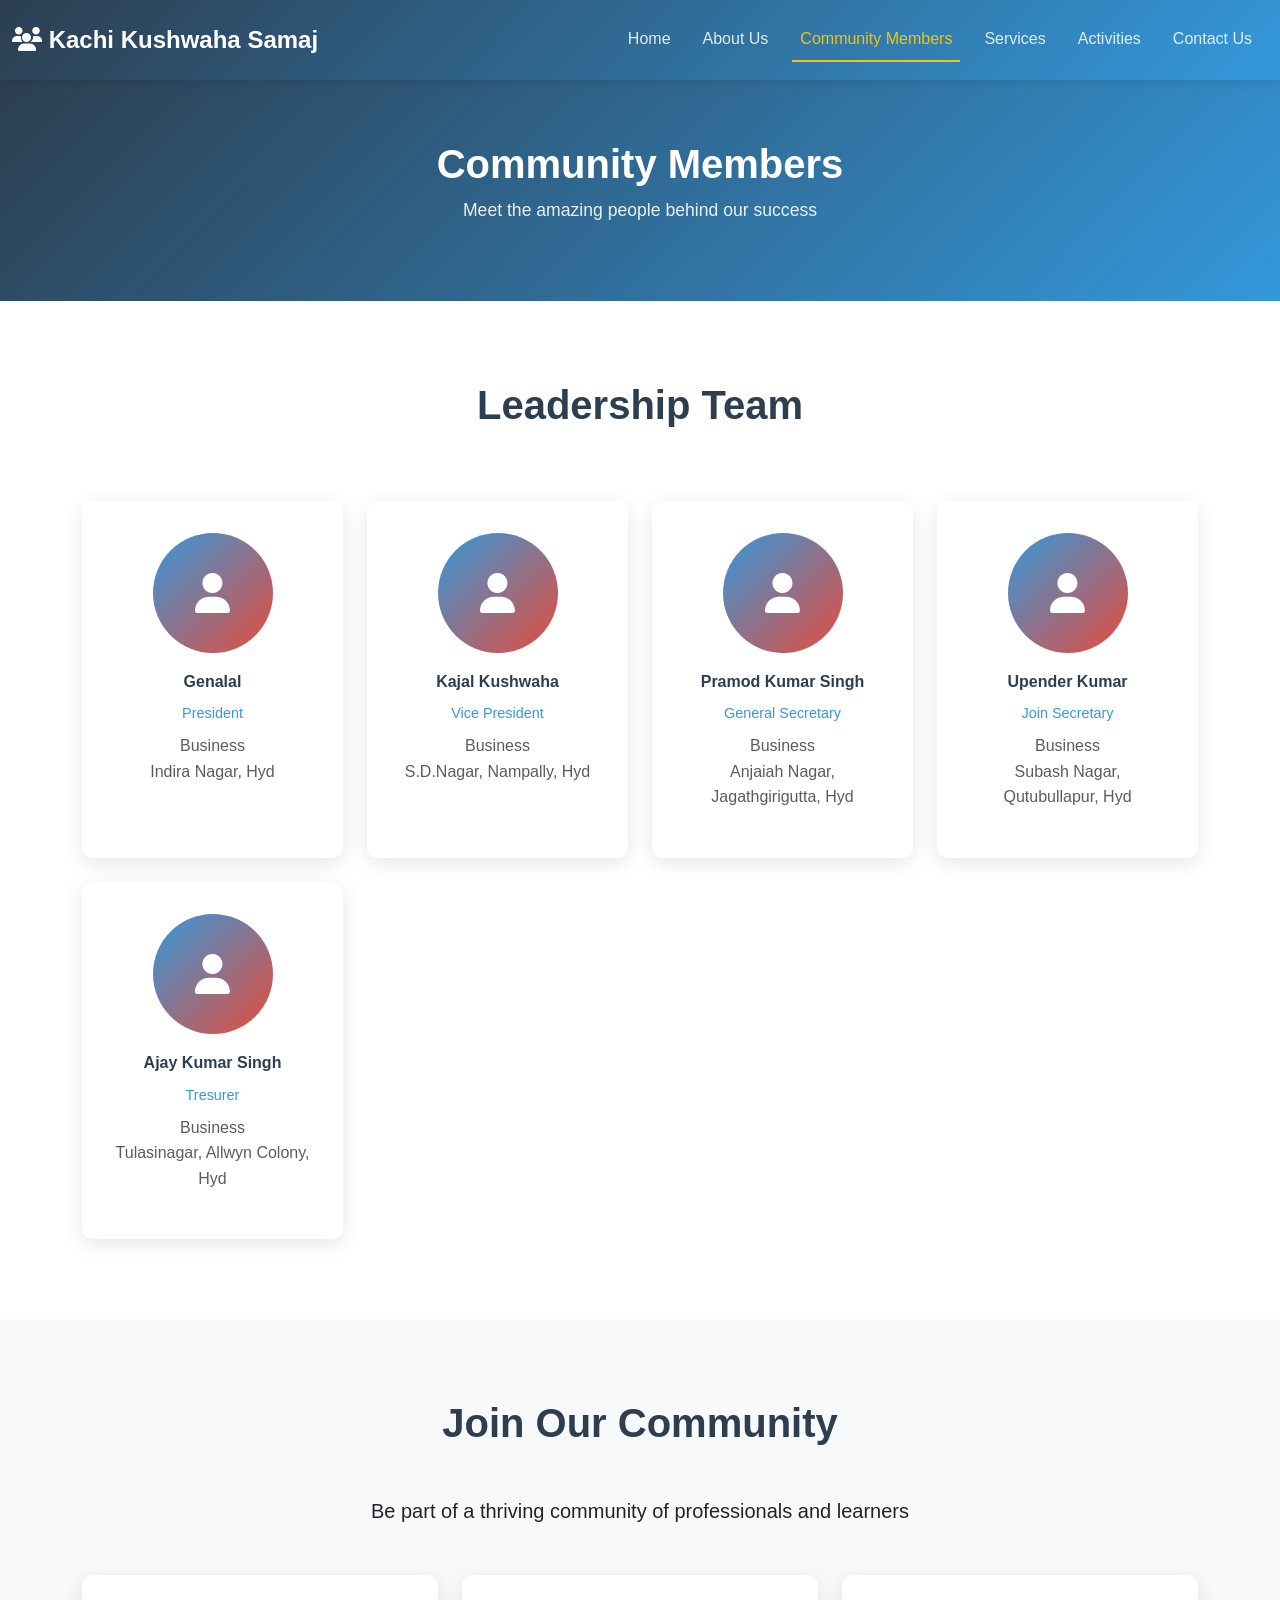
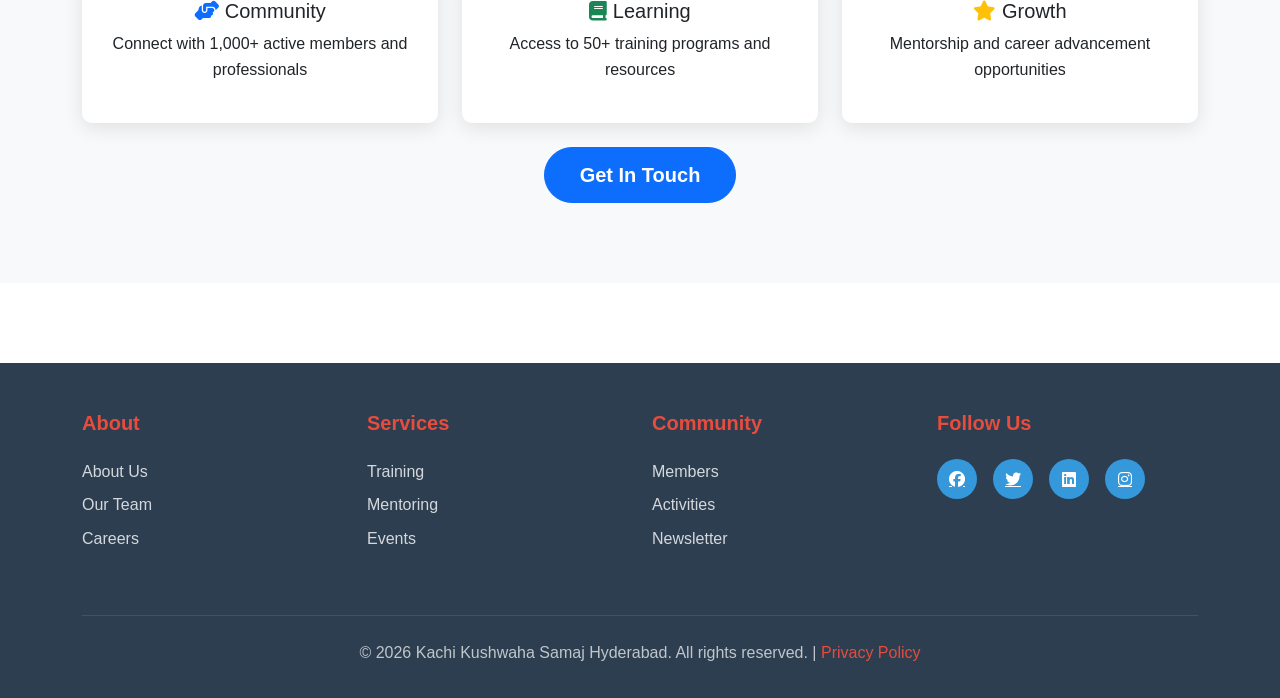
<file: community.html>
<!DOCTYPE html>
<html lang="en">
<head>
    <meta charset="UTF-8">
    <meta name="viewport" content="width=device-width, initial-scale=1.0">
    <title>Kachi Kushwaha Samaj Hyderabad - Community Members</title>
    <link href="https://cdn.jsdelivr.net/npm/bootstrap@5.3.0/dist/css/bootstrap.min.css" rel="stylesheet">
    <link rel="stylesheet" href="https://cdnjs.cloudflare.com/ajax/libs/font-awesome/6.4.0/css/all.min.css">
    <link rel="stylesheet" href="css/styles.css">
</head>
<body>
    <!-- Navigation Bar -->
    <nav class="navbar navbar-expand-lg navbar-dark sticky-top">
        <div class="container-fluid">
            <a class="navbar-brand" href="index.html">
                <i class="fas fa-users"></i> Kachi Kushwaha Samaj
            </a>
            <button class="navbar-toggler" type="button" data-bs-toggle="collapse" data-bs-target="#navbarNav" 
                    aria-controls="navbarNav" aria-expanded="false" aria-label="Toggle navigation">
                <span class="navbar-toggler-icon"></span>
            </button>
            <div class="collapse navbar-collapse" id="navbarNav">
                <ul class="navbar-nav ms-auto">
                    <li class="nav-item">
                        <a class="nav-link" href="index.html">Home</a>
                    </li>
                    <li class="nav-item">
                        <a class="nav-link" href="about.html">About Us</a>
                    </li>
                    <li class="nav-item">
                        <a class="nav-link active" href="community.html">Community Members</a>
                    </li>
                    <li class="nav-item">
                        <a class="nav-link" href="services.html">Services</a>
                    </li>
                    <li class="nav-item">
                        <a class="nav-link" href="activities.html">Activities</a>
                    </li>
                    <li class="nav-item">
                        <a class="nav-link" href="contact.html">Contact Us</a>
                    </li>
                </ul>
            </div>
        </div>
    </nav>

    <!-- Page Header -->
    <section class="page-header">
        <div class="container">
            <h1>Community Members</h1>
            <p>Meet the amazing people behind our success</p>
        </div>
    </section>

    <!-- Leadership Team Section -->
    <section class="section">
        <div class="container">
            <h2>Leadership Team</h2>
            <div class="row g-4 mt-4">
                <div class="col-md-6 col-lg-3">
                    <div class="card member-card">
                        <div class="member-avatar">
                            <i class="fas fa-user"></i>
                        </div>
                        <div class="member-name">Genalal</div>
                        <div class="member-role">President</div>
                        <p class="text-muted mt-2">Business<br />Indira Nagar, Hyd</p>
                    </div>
                </div>
                <div class="col-md-6 col-lg-3">
                    <div class="card member-card">
                        <div class="member-avatar">
                            <i class="fas fa-user"></i>
                        </div>
                        <div class="member-name">Kajal Kushwaha</div>
                        <div class="member-role">Vice President</div>
                        <p class="text-muted mt-2">Business<br />S.D.Nagar, Nampally, Hyd</p>
                    </div>
                </div>
                <div class="col-md-6 col-lg-3">
                    <div class="card member-card">
                        <div class="member-avatar">
                            <i class="fas fa-user"></i>
                        </div>
                        <div class="member-name">Pramod Kumar Singh</div>
                        <div class="member-role">General Secretary</div>
                        <p class="text-muted mt-2">Business <br />Anjaiah Nagar, Jagathgirigutta, Hyd</p>
                    </div>
                </div>
                <div class="col-md-6 col-lg-3">
                    <div class="card member-card">
                        <div class="member-avatar">
                            <i class="fas fa-user"></i>
                        </div>
                        <div class="member-name">Upender Kumar</div>
                        <div class="member-role">Join Secretary</div>
                        <p class="text-muted mt-2">Business<br/>Subash Nagar, Qutubullapur, Hyd</p>
                    </div>
                </div>
                <div class="col-md-6 col-lg-3">
                    <div class="card member-card">
                        <div class="member-avatar">
                            <i class="fas fa-user"></i>
                        </div>
                        <div class="member-name">Ajay Kumar Singh</div>
                        <div class="member-role">Tresurer</div>
                        <p class="text-muted mt-2">Business<br/>Tulasinagar, Allwyn Colony, Hyd</p>
                    </div>
                </div>
            </div>
        </div>
    </section>

    <!-- Extended Team Section -->
    <section class="section bg-light" style="display: none;">
        <div class="container">
            <h2>Extended Team</h2>
            <div class="row g-4 mt-4">
                <div class="col-md-6 col-lg-3">
                    <div class="card member-card">
                        <div class="member-avatar">
                            <i class="fas fa-user"></i>
                        </div>
                        <div class="member-name">Vikram Singh</div>
                        <div class="member-role">Content Manager</div>
                        <p class="text-muted mt-2">Manages and curates valuable content for community members</p>
                    </div>
                </div>
                <div class="col-md-6 col-lg-3">
                    <div class="card member-card">
                        <div class="member-avatar">
                            <i class="fas fa-user"></i>
                        </div>
                        <div class="member-name">Neha Gupta</div>
                        <div class="member-role">Marketing Lead</div>
                        <p class="text-muted mt-2">Promotes community initiatives and manages brand presence</p>
                    </div>
                </div>
                <div class="col-md-6 col-lg-3">
                    <div class="card member-card">
                        <div class="member-avatar">
                            <i class="fas fa-user"></i>
                        </div>
                        <div class="member-name">Arun Mehta</div>
                        <div class="member-role">Operations Manager</div>
                        <p class="text-muted mt-2">Ensures smooth operations and member experiences</p>
                    </div>
                </div>
                <div class="col-md-6 col-lg-3">
                    <div class="card member-card">
                        <div class="member-avatar">
                            <i class="fas fa-user"></i>
                        </div>
                        <div class="member-name">Divya Sharma</div>
                        <div class="member-role">Finance Lead</div>
                        <p class="text-muted mt-2">Manages finances and ensures sustainable growth</p>
                    </div>
                </div>
            </div>
        </div>
    </section>

    <!-- Mentors Section -->
    <section class="section" style="display: none;">
        <div class="container">
            <h2>Featured Mentors</h2>
            <p class="text-center text-muted mb-4">Learn from industry experts and experienced professionals</p>
            <div class="row g-4 mt-4">
                <div class="col-md-6 col-lg-4">
                    <div class="card member-card">
                        <div class="member-avatar" style="width: 100px; height: 100px; font-size: 2rem;">
                            <i class="fas fa-code"></i>
                        </div>
                        <div class="member-name">Dr. Ramesh Iyer</div>
                        <div class="member-role">Software Architecture Expert</div>
                        <p class="text-muted mt-2">20+ years in enterprise software development and architecture</p>
                    </div>
                </div>
                <div class="col-md-6 col-lg-4">
                    <div class="card member-card">
                        <div class="member-avatar" style="width: 100px; height: 100px; font-size: 2rem;">
                            <i class="fas fa-chart-line"></i>
                        </div>
                        <div class="member-name">Anjali Reddy</div>
                        <div class="member-role">Business Strategy Mentor</div>
                        <p class="text-muted mt-2">Executive coach with expertise in startup and business growth</p>
                    </div>
                </div>
                <div class="col-md-6 col-lg-4">
                    <div class="card member-card">
                        <div class="member-avatar" style="width: 100px; height: 100px; font-size: 2rem;">
                            <i class="fas fa-graduation-cap"></i>
                        </div>
                        <div class="member-name">Prof. Suresh Kumar</div>
                        <div class="member-role">Tech Education Specialist</div>
                        <p class="text-muted mt-2">Academic professional focused on technical education and training</p>
                    </div>
                </div>
            </div>
        </div>
    </section>

    <!-- Join Section -->
    <section class="section bg-light">
        <div class="container text-center">
            <h2>Join Our Community</h2>
            <p class="lead mt-3">Be part of a thriving community of professionals and learners</p>
            <div class="row g-4 mt-4">
                <div class="col-md-6 col-lg-4">
                    <div class="card p-4">
                        <h5><i class="fas fa-hands-helping text-primary"></i> Community</h5>
                        <p>Connect with 1,000+ active members and professionals</p>
                    </div>
                </div>
                <div class="col-md-6 col-lg-4">
                    <div class="card p-4">
                        <h5><i class="fas fa-book text-success"></i> Learning</h5>
                        <p>Access to 50+ training programs and resources</p>
                    </div>
                </div>
                <div class="col-md-6 col-lg-4">
                    <div class="card p-4">
                        <h5><i class="fas fa-star text-warning"></i> Growth</h5>
                        <p>Mentorship and career advancement opportunities</p>
                    </div>
                </div>
            </div>
            <a href="contact.html" class="btn btn-primary btn-lg mt-4">Get In Touch</a>
        </div>
    </section>

    <!-- Footer -->
    <footer>
        <div class="container">
            <div class="row">
                <div class="col-md-3 col-sm-6 mb-4">
                    <h5 class="footer-title">About</h5>
                    <a href="about.html" class="footer-link">About Us</a>
                    <a href="community.html" class="footer-link">Our Team</a>
                    <a href="#" class="footer-link">Careers</a>
                </div>
                <div class="col-md-3 col-sm-6 mb-4">
                    <h5 class="footer-title">Services</h5>
                    <a href="services.html" class="footer-link">Training</a>
                    <a href="services.html" class="footer-link">Mentoring</a>
                    <a href="services.html" class="footer-link">Events</a>
                </div>
                <div class="col-md-3 col-sm-6 mb-4">
                    <h5 class="footer-title">Community</h5>
                    <a href="community.html" class="footer-link">Members</a>
                    <a href="activities.html" class="footer-link">Activities</a>
                    <a href="#" class="footer-link">Newsletter</a>
                </div>
                <div class="col-md-3 col-sm-6 mb-4">
                    <h5 class="footer-title">Follow Us</h5>
                    <div class="social-links">
                        <a href="#" title="Facebook"><i class="fab fa-facebook"></i></a>
                        <a href="#" title="Twitter"><i class="fab fa-twitter"></i></a>
                        <a href="#" title="LinkedIn"><i class="fab fa-linkedin"></i></a>
                        <a href="#" title="Instagram"><i class="fab fa-instagram"></i></a>
                    </div>
                </div>
            </div>
            <div class="footer-bottom">
                <p>&copy; 2026 Kachi Kushwaha Samaj Hyderabad. All rights reserved. | <a href="#" style="color: var(--accent-color); text-decoration: none;">Privacy Policy</a></p>
            </div>
        </div>
    </footer>

    <!-- Bootstrap JS Bundle -->
    <script src="https://cdn.jsdelivr.net/npm/bootstrap@5.3.0/dist/js/bootstrap.bundle.min.js"></script>
</body>
</html>
</file>
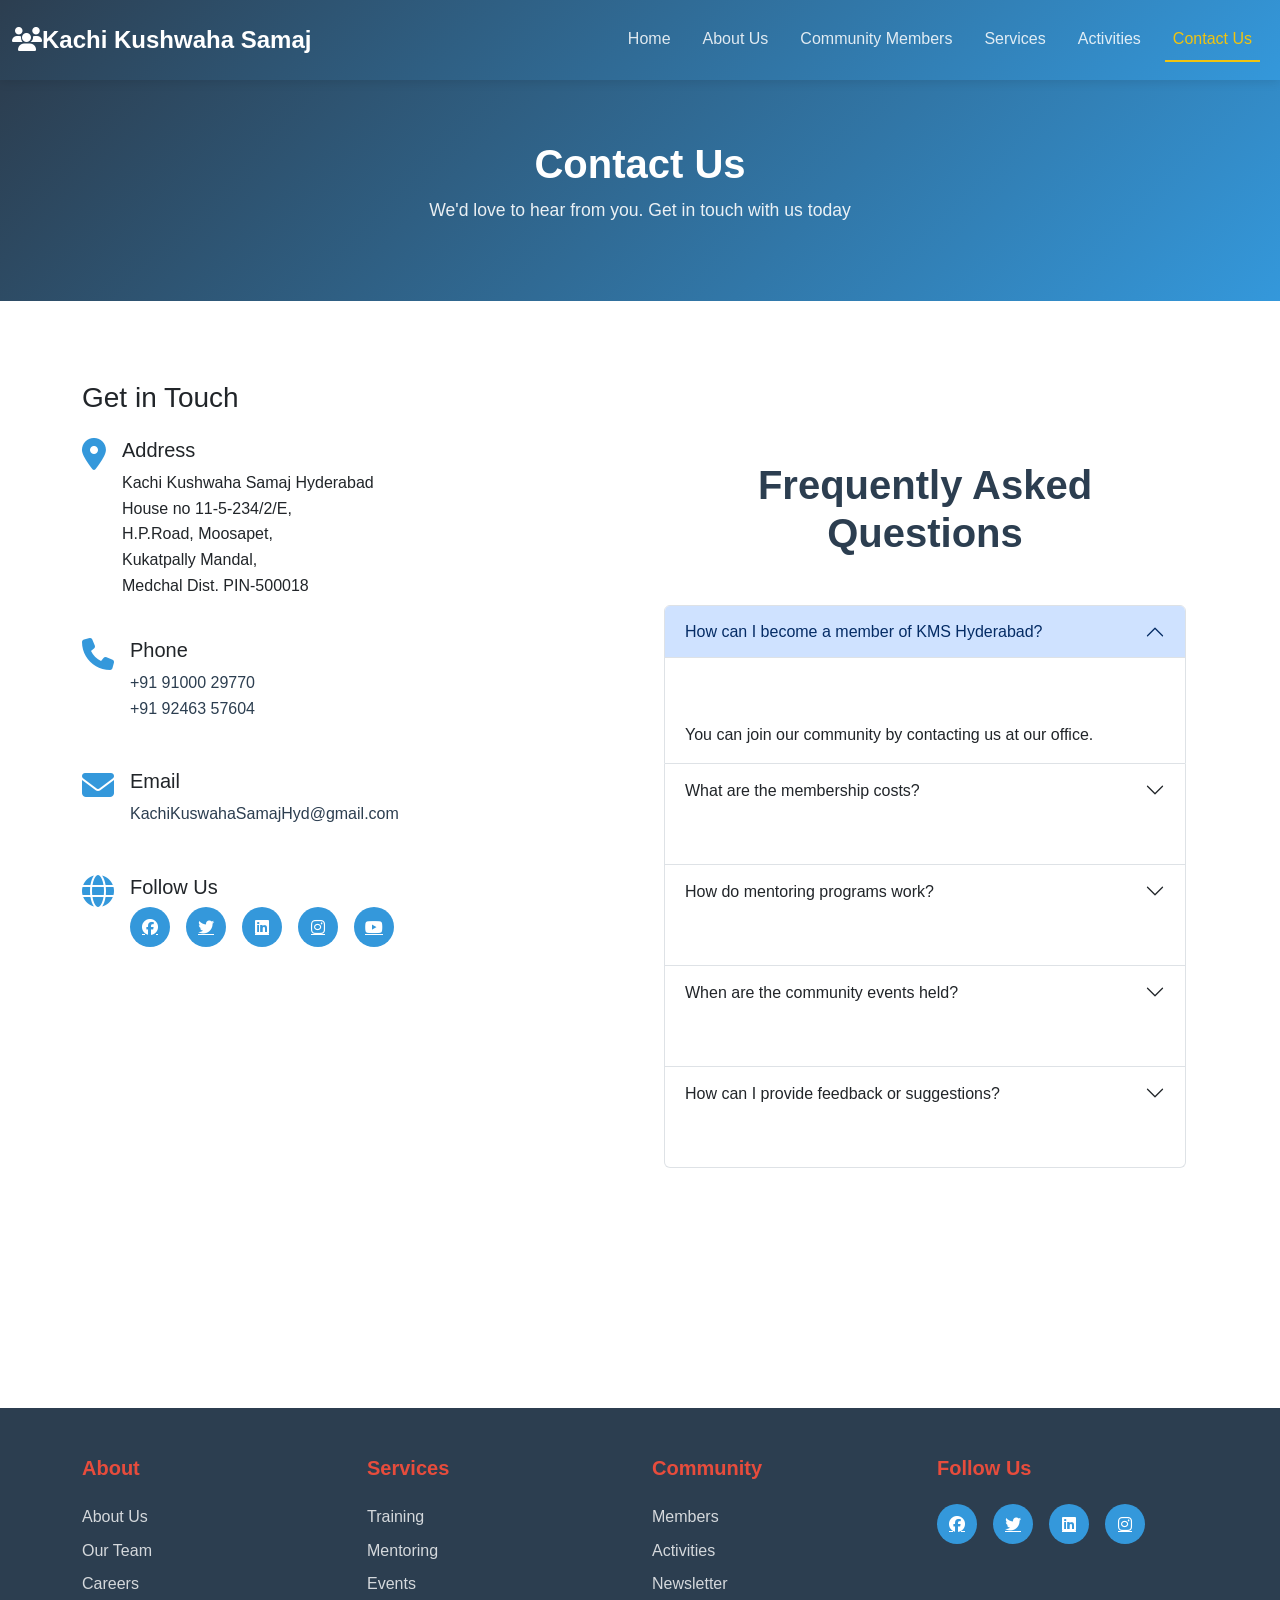
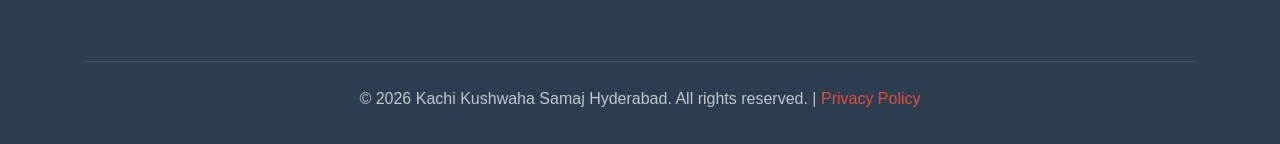
<file: contact.html>
<!DOCTYPE html>
<html lang="en">
<head>
    <meta charset="UTF-8">
    <meta name="viewport" content="width=device-width, initial-scale=1.0">
    <title>Kachi Kushwaha Samaj Hyderabad - Contact Us</title>
    <link href="https://cdn.jsdelivr.net/npm/bootstrap@5.3.0/dist/css/bootstrap.min.css" rel="stylesheet">
    <link rel="stylesheet" href="https://cdnjs.cloudflare.com/ajax/libs/font-awesome/6.4.0/css/all.min.css">
    <link rel="stylesheet" href="css/styles.css">
</head>
<body>
    <!-- Navigation Bar -->
    <nav class="navbar navbar-expand-lg navbar-dark sticky-top">
        <div class="container-fluid">
            <a class="navbar-brand" href="index.html">
                <i class="fas fa-users"></i>Kachi Kushwaha Samaj
            </a>
            <button class="navbar-toggler" type="button" data-bs-toggle="collapse" data-bs-target="#navbarNav" 
                    aria-controls="navbarNav" aria-expanded="false" aria-label="Toggle navigation">
                <span class="navbar-toggler-icon"></span>
            </button>
            <div class="collapse navbar-collapse" id="navbarNav">
                <ul class="navbar-nav ms-auto">
                    <li class="nav-item">
                        <a class="nav-link" href="index.html">Home</a>
                    </li>
                    <li class="nav-item">
                        <a class="nav-link" href="about.html">About Us</a>
                    </li>
                    <li class="nav-item">
                        <a class="nav-link" href="community.html">Community Members</a>
                    </li>
                    <li class="nav-item">
                        <a class="nav-link" href="services.html">Services</a>
                    </li>
                    <li class="nav-item">                        <a class="nav-link" href="activities.html">Activities</a>
                    </li>
                    <li class="nav-item">                        <a class="nav-link active" href="contact.html">Contact Us</a>
                    </li>
                </ul>
            </div>
        </div>
    </nav>

    <!-- Page Header -->
    <section class="page-header">
        <div class="container">
            <h1>Contact Us</h1>
            <p>We'd love to hear from you. Get in touch with us today</p>
        </div>
    </section>

    <!-- Contact Section -->
    <section class="section">
        <div class="container">
            <div class="row g-4">
                <!-- Contact Information -->
                <div class="col-lg-6">
                    <div>
                        <h3 class="mb-4">Get in Touch</h3>
                        
                        <div class="contact-info">
                            <div class="d-flex align-items-start mb-4">
                                <i class="fas fa-map-marker-alt contact-icon"></i>
                                <div>
                                    <h5>Address</h5>
                                    <p>Kachi Kushwaha Samaj Hyderabad<br>
                                    House no 11-5-234/2/E,<br />H.P.Road, Moosapet,<br />Kukatpally Mandal, <br />Medchal Dist. PIN-500018</p>
                                </div>
                            </div>
                            
                            <div class="contact-info">
                                <div class="d-flex align-items-start mb-4">
                                    <i class="fas fa-phone contact-icon"></i>
                                    <div>
                                        <h5>Phone</h5>
                                        <p><a href="tel:+919100029770" style="text-decoration: none; color: var(--primary-color);">+91 91000 29770</a><br>
                                        <a href="tel:+919246357604" style="text-decoration: none; color: var(--primary-color);">+91 92463 57604</a></p>
                                    </div>
                                </div>
                            </div>
                            
                            <div class="contact-info">
                                <div class="d-flex align-items-start mb-4">
                                    <i class="fas fa-envelope contact-icon"></i>
                                    <div>
                                        <h5>Email</h5>
                                        <p><a href="mailto:KachiKuswahaSamajHyd@gmail.com" style="text-decoration: none; color: var(--primary-color);">KachiKuswahaSamajHyd@gmail.com</a><br>
                                    </div>
                                </div>
                            </div>

                            <div class="contact-info">
                                <div class="d-flex align-items-start">
                                    <i class="fas fa-globe contact-icon"></i>
                                    <div>
                                        <h5>Follow Us</h5>
                                        <div class="social-links" style="margin-top: 0;">
                                            <a href="#" title="Facebook"><i class="fab fa-facebook"></i></a>
                                            <a href="#" title="Twitter"><i class="fab fa-twitter"></i></a>
                                            <a href="#" title="LinkedIn"><i class="fab fa-linkedin"></i></a>
                                            <a href="#" title="Instagram"><i class="fab fa-instagram"></i></a>
                                            <a href="#" title="YouTube"><i class="fab fa-youtube"></i></a>
                                        </div>
                                    </div>
                                </div>
                            </div>
                        </div>
                    </div>
                </div>

                <!-- Contact Form -->
                <div class="col-lg-6">
                    <section class="section">
        <div class="container">
            <h2>Frequently Asked Questions</h2>
            <div class="row mt-12">
                <div class="col-lg-12">
                    <div class="accordion" id="faqAccordion">
                        <div class="accordion-item">
                            <h2 class="accordion-header">
                                <button class="accordion-button" type="button" data-bs-toggle="collapse" data-bs-target="#faq1">
                                    How can I become a member of KMS Hyderabad?
                                </button>
                            </h2>
                            <div id="faq1" class="accordion-collapse collapse show" data-bs-parent="#faqAccordion">
                                <div class="accordion-body">
                                    You can join our community by contacting us at our office.
                                </div>
                            </div>
                        </div>
                        <div class="accordion-item">
                            <h2 class="accordion-header">
                                <button class="accordion-button collapsed" type="button" data-bs-toggle="collapse" data-bs-target="#faq2">
                                    What are the membership costs?
                                </button>
                            </h2>
                            <div id="faq2" class="accordion-collapse collapse" data-bs-parent="#faqAccordion">
                                <div class="accordion-body">
                                    Membership is free for all restricted to only Kachi Kushwaha (and similar cast) Samaj.
                                </div>
                            </div>
                        </div>
                        <div class="accordion-item">
                            <h2 class="accordion-header">
                                <button class="accordion-button collapsed" type="button" data-bs-toggle="collapse" data-bs-target="#faq3">
                                    How do mentoring programs work?
                                </button>
                            </h2>
                            <div id="faq3" class="accordion-collapse collapse" data-bs-parent="#faqAccordion">
                                <div class="accordion-body">
                                    Keep visiting our webiste
                                </div>
                            </div>
                        </div>
                        <div class="accordion-item">
                            <h2 class="accordion-header">
                                <button class="accordion-button collapsed" type="button" data-bs-toggle="collapse" data-bs-target="#faq4">
                                    When are the community events held?
                                </button>
                            </h2>
                            <div id="faq4" class="accordion-collapse collapse" data-bs-parent="#faqAccordion">
                                <div class="accordion-body">
                                    We organize monthly meetups, quarterly conferences, and regular monthly meeting (on need basis too). 
                                </div>
                            </div>
                        </div>
                        <div class="accordion-item">
                            <h2 class="accordion-header">
                                <button class="accordion-button collapsed" type="button" data-bs-toggle="collapse" data-bs-target="#faq5">
                                    How can I provide feedback or suggestions?
                                </button>
                            </h2>
                            <div id="faq5" class="accordion-collapse collapse" data-bs-parent="#faqAccordion">
                                <div class="accordion-body">
                                    We value your feedback! You can reach out to us to our office bearer at the event or contact us in our office.
                                </div>
                            </div>
                        </div>
                    </div>
                </div>
            </div>
        </div>
    </section>
                </div>                    
            </div>
        </div>
    </section>

    <!-- FAQ Section -->
    

    <!-- Footer -->
    <footer>
        <div class="container">
            <div class="row">
                <div class="col-md-3 col-sm-6 mb-4">
                    <h5 class="footer-title">About</h5>
                    <a href="about.html" class="footer-link">About Us</a>
                    <a href="community.html" class="footer-link">Our Team</a>
                    <a href="#" class="footer-link">Careers</a>
                </div>
                <div class="col-md-3 col-sm-6 mb-4">
                    <h5 class="footer-title">Services</h5>
                    <a href="services.html" class="footer-link">Training</a>
                    <a href="services.html" class="footer-link">Mentoring</a>
                    <a href="services.html" class="footer-link">Events</a>
                </div>
                <div class="col-md-3 col-sm-6 mb-4">
                    <h5 class="footer-title">Community</h5>
                    <a href="community.html" class="footer-link">Members</a>
                    <a href="activities.html" class="footer-link">Activities</a>
                    <a href="#" class="footer-link">Newsletter</a>
                </div>
                <div class="col-md-3 col-sm-6 mb-4">
                    <h5 class="footer-title">Follow Us</h5>
                    <div class="social-links">
                        <a href="#" title="Facebook"><i class="fab fa-facebook"></i></a>
                        <a href="#" title="Twitter"><i class="fab fa-twitter"></i></a>
                        <a href="#" title="LinkedIn"><i class="fab fa-linkedin"></i></a>
                        <a href="#" title="Instagram"><i class="fab fa-instagram"></i></a>
                    </div>
                </div>
            </div>
            <div class="footer-bottom">
                <p>&copy; 2026 Kachi Kushwaha Samaj Hyderabad. All rights reserved. | <a href="#" style="color: var(--accent-color); text-decoration: none;">Privacy Policy</a></p>
            </div>
        </div>
    </footer>

    <!-- Bootstrap JS Bundle -->
    <script src="https://cdn.jsdelivr.net/npm/bootstrap@5.3.0/dist/js/bootstrap.bundle.min.js"></script>
    
    <script>
        // Handle form submission
        document.getElementById('contactForm').addEventListener('submit', function(e) {
            e.preventDefault();
            
            const name = document.getElementById('name').value;
            
            alert(`Thank you, ${name}! Your message has been sent successfully. We will get back to you soon.`);
            
            this.reset();
        });
    </script>
</body>
</html>
</file>
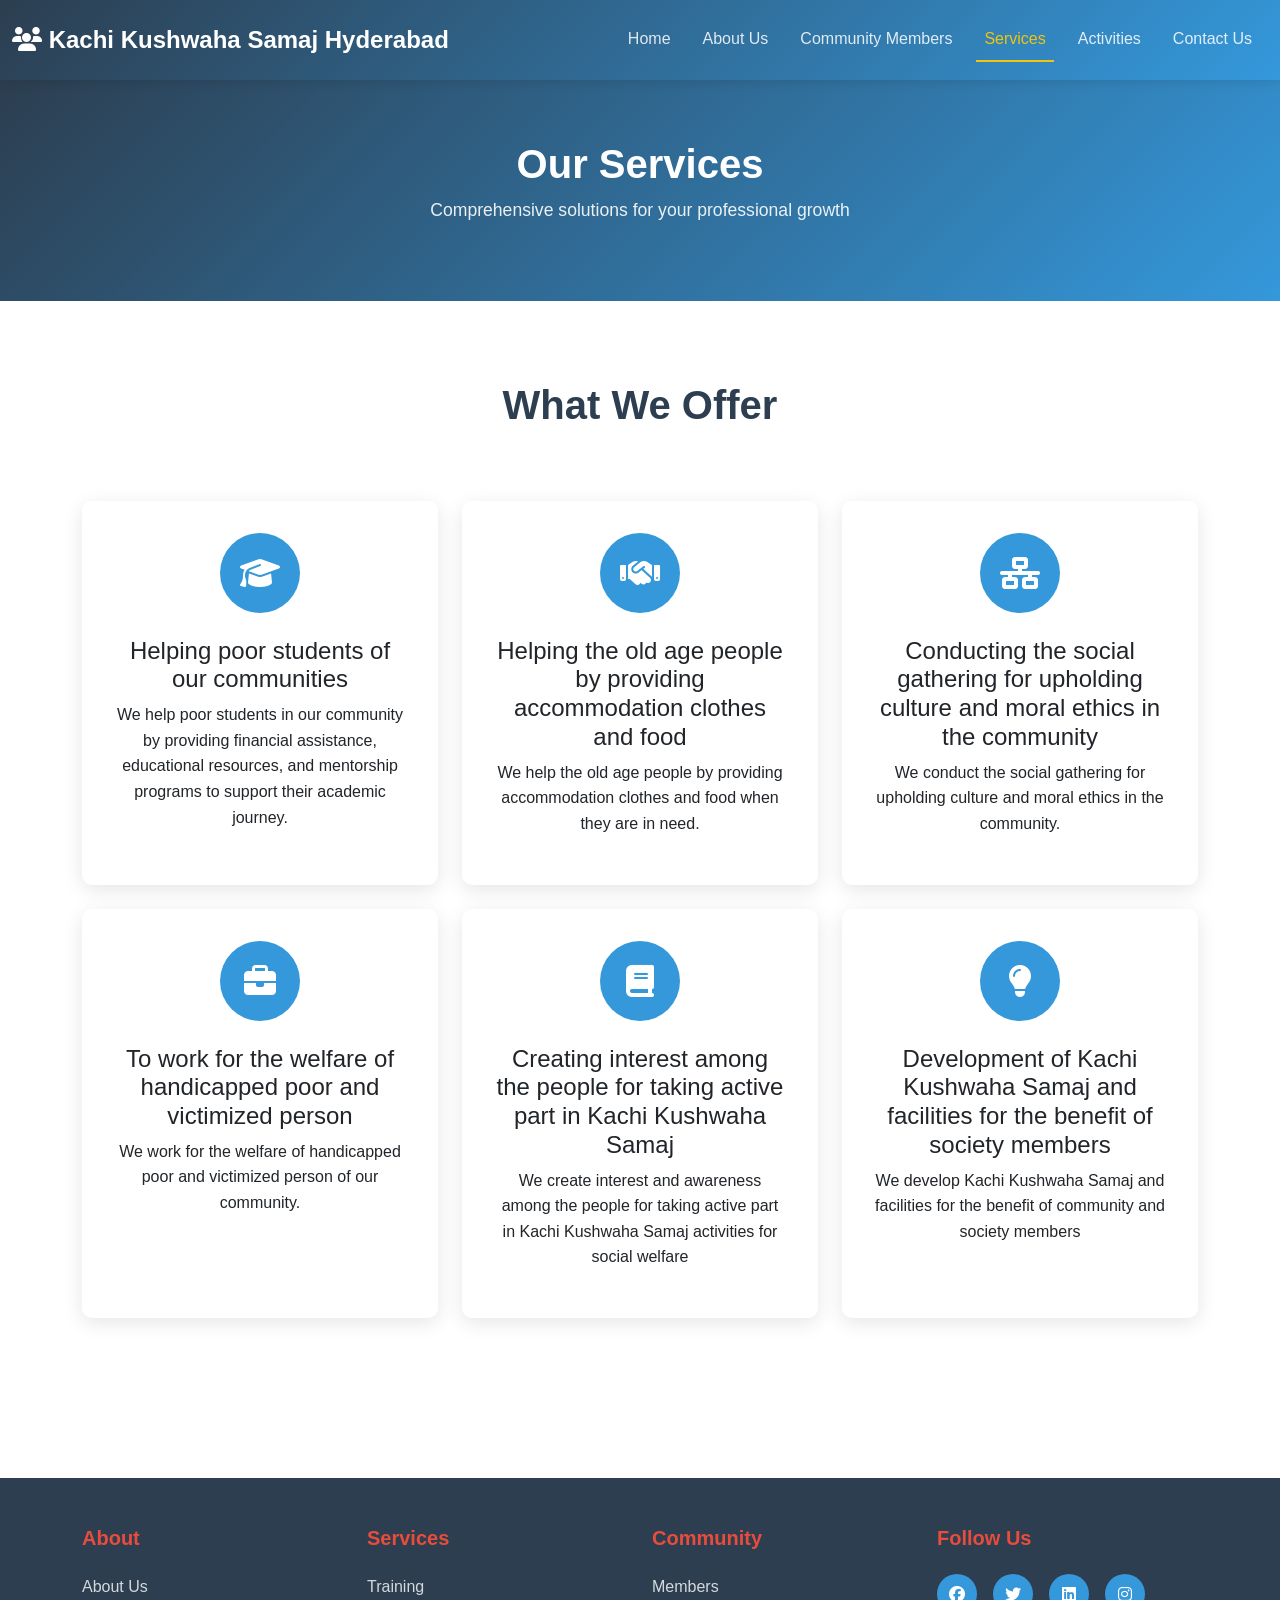
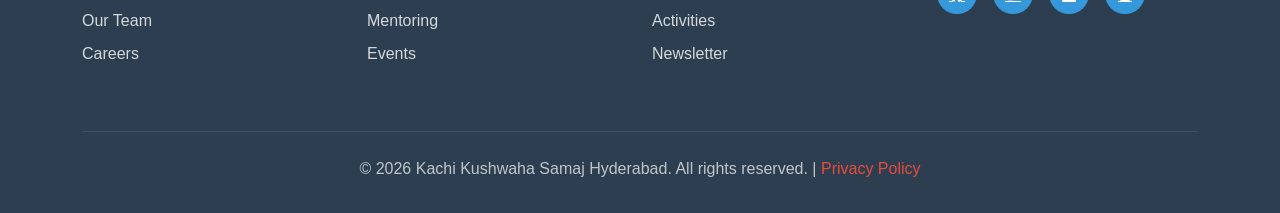
<file: services.html>
<!DOCTYPE html>
<html lang="en">
<head>
    <meta charset="UTF-8">
    <meta name="viewport" content="width=device-width, initial-scale=1.0">
    <title>Kachi Kushwaha Samaj Hyderabad - Services</title>
    <link href="https://cdn.jsdelivr.net/npm/bootstrap@5.3.0/dist/css/bootstrap.min.css" rel="stylesheet">
    <link rel="stylesheet" href="https://cdnjs.cloudflare.com/ajax/libs/font-awesome/6.4.0/css/all.min.css">
    <link rel="stylesheet" href="css/styles.css">
</head>
<body>
    <!-- Navigation Bar -->
    <nav class="navbar navbar-expand-lg navbar-dark sticky-top">
        <div class="container-fluid">
            <a class="navbar-brand" href="index.html">
                <i class="fas fa-users"></i> Kachi Kushwaha Samaj Hyderabad
            </a>
            <button class="navbar-toggler" type="button" data-bs-toggle="collapse" data-bs-target="#navbarNav" 
                    aria-controls="navbarNav" aria-expanded="false" aria-label="Toggle navigation">
                <span class="navbar-toggler-icon"></span>
            </button>
            <div class="collapse navbar-collapse" id="navbarNav">
                <ul class="navbar-nav ms-auto">
                    <li class="nav-item">
                        <a class="nav-link" href="index.html">Home</a>
                    </li>
                    <li class="nav-item">
                        <a class="nav-link" href="about.html">About Us</a>
                    </li>
                    <li class="nav-item">
                        <a class="nav-link" href="community.html">Community Members</a>
                    </li>
                    <li class="nav-item">
                        <a class="nav-link active" href="services.html">Services</a>
                    </li>
                    <li class="nav-item">                        <a class="nav-link" href="activities.html">Activities</a>
                    </li>
                    <li class="nav-item">                        <a class="nav-link" href="contact.html">Contact Us</a>
                    </li>
                </ul>
            </div>
        </div>
    </nav>

    <!-- Page Header -->
    <section class="page-header">
        <div class="container">
            <h1>Our Services</h1>
            <p>Comprehensive solutions for your professional growth</p>
        </div>
    </section>

    <!-- Main Services Section -->
    <section class="section">
        <div class="container">
            <h2>What We Offer</h2>
            <div class="row g-4 mt-4">
                <div class="col-md-6 col-lg-4">
                    <div class="card service-item">
                        <div class="service-icon">
                            <i class="fas fa-graduation-cap"></i>
                        </div>
                        <h4>Helping poor students of our communities</h4>
                        <p>We help poor students in our community by providing financial assistance, educational resources, and mentorship programs to support their academic journey.</p>
                    </div>
                </div>
                <div class="col-md-6 col-lg-4">
                    <div class="card service-item">
                        <div class="service-icon">
                            <i class="fas fa-handshake"></i>
                        </div>
                        <h4>Helping the old age people by providing accommodation clothes and food</h4>
                        <p>We help the old age people by providing accommodation clothes and food when they are in need.</p>
                    </div>
                </div>
                <div class="col-md-6 col-lg-4">
                    <div class="card service-item">
                        <div class="service-icon">
                            <i class="fas fa-network-wired"></i>
                        </div>
                        <h4>Conducting the social gathering for upholding culture and moral ethics in the community</h4>
                        <p>We conduct the social gathering for upholding culture and moral ethics in the community.</p>
                    </div>
                </div>
                <div class="col-md-6 col-lg-4">
                    <div class="card service-item">
                        <div class="service-icon">
                            <i class="fas fa-briefcase"></i>
                        </div>
                        <h4>To work for the welfare of handicapped poor and victimized person</h4>
                        <p>We work for the welfare of handicapped poor and victimized person of our community.</p>
                    </div>
                </div>
                <div class="col-md-6 col-lg-4">
                    <div class="card service-item">
                        <div class="service-icon">
                            <i class="fas fa-book"></i>
                        </div>
                        <h4>Creating interest among the people for taking active part in Kachi Kushwaha Samaj</h4>
                        <p>We create interest and awareness among the people for taking active part in Kachi Kushwaha Samaj activities for social welfare</p>
                    </div>
                </div>
                <div class="col-md-6 col-lg-4">
                    <div class="card service-item">
                        <div class="service-icon">
                            <i class="fas fa-lightbulb"></i>
                        </div>
                        <h4>Development of Kachi Kushwaha Samaj and facilities for the benefit of society members</h4>
                        <p>We develop Kachi Kushwaha Samaj and facilities for the benefit of community and society members</p>
                    </div>
                </div>
            </div>
        </div>
    </section>

    <!-- Footer -->
    <footer>
        <div class="container">
            <div class="row">
                <div class="col-md-3 col-sm-6 mb-4">
                    <h5 class="footer-title">About</h5>
                    <a href="about.html" class="footer-link">About Us</a>
                    <a href="community.html" class="footer-link">Our Team</a>
                    <a href="#" class="footer-link">Careers</a>
                </div>
                <div class="col-md-3 col-sm-6 mb-4">
                    <h5 class="footer-title">Services</h5>
                    <a href="services.html" class="footer-link">Training</a>
                    <a href="services.html" class="footer-link">Mentoring</a>
                    <a href="services.html" class="footer-link">Events</a>
                </div>
                <div class="col-md-3 col-sm-6 mb-4">
                    <h5 class="footer-title">Community</h5>
                    <a href="community.html" class="footer-link">Members</a>
                    <a href="activities.html" class="footer-link">Activities</a>
                    <a href="#" class="footer-link">Newsletter</a>
                </div>
                <div class="col-md-3 col-sm-6 mb-4">
                    <h5 class="footer-title">Follow Us</h5>
                    <div class="social-links">
                        <a href="#" title="Facebook"><i class="fab fa-facebook"></i></a>
                        <a href="#" title="Twitter"><i class="fab fa-twitter"></i></a>
                        <a href="#" title="LinkedIn"><i class="fab fa-linkedin"></i></a>
                        <a href="#" title="Instagram"><i class="fab fa-instagram"></i></a>
                    </div>
                </div>
            </div>
            <div class="footer-bottom">
                <p>&copy; 2026 Kachi Kushwaha Samaj Hyderabad. All rights reserved. | <a href="#" style="color: var(--accent-color); text-decoration: none;">Privacy Policy</a></p>
            </div>
        </div>
    </footer>

    <!-- Bootstrap JS Bundle -->
    <script src="https://cdn.jsdelivr.net/npm/bootstrap@5.3.0/dist/js/bootstrap.bundle.min.js"></script>
</body>
</html>
</file>
<file: css/styles.css>
:root {
    --primary-color: #2c3e50;
    --secondary-color: #3498db;
    --accent-color: #e74c3c;
}

* {
    margin: 0;
    padding: 0;
    box-sizing: border-box;
}

body {
    font-family: 'Segoe UI', Tahoma, Geneva, Verdana, sans-serif;
    line-height: 1.6;
}

/* Navbar Styling */
.navbar {
    background: linear-gradient(135deg, var(--primary-color) 0%, var(--secondary-color) 100%);
    box-shadow: 0 2px 10px rgba(0,0,0,0.1);
    padding: 1rem 0;
}

.navbar-brand {
    font-size: 1.5rem;
    font-weight: 700;
    color: #fff !important;
}

.nav-link {
    color: rgba(255,255,255,0.85) !important;
    margin: 0 0.5rem;
    transition: all 0.3s ease;
    font-weight: 500;
}

.nav-link:hover {
    color: #fff !important;
    transform: translateY(-2px);
}

.nav-link.active {
    color: #f1c40f !important; /* bright yellow for visibility */
    border-bottom: 2px solid #f1c40f;
}

/* Hero Section */
.hero {
    background: linear-gradient(135deg, var(--primary-color) 0%, var(--secondary-color) 100%);
    color: white;
    padding: 120px 0;
    text-align: center;
    min-height: 500px;
    display: flex;
    align-items: center;
    justify-content: center;
}

.hero h1 {
    font-size: 3rem;
    font-weight: 700;
    margin-bottom: 1rem;
    animation: fadeInDown 0.8s ease;
}

.hero p {
    font-size: 1.3rem;
    margin-bottom: 2rem;
    opacity: 0.95;
    animation: fadeInUp 0.8s ease;
}

.btn-primary, .btn-danger {
    padding: 12px 35px;
    font-weight: 600;
    border-radius: 50px;
    transition: all 0.3s ease;
}

.btn-primary:hover, .btn-danger:hover {
    transform: translateY(-3px);
    box-shadow: 0 5px 20px rgba(0,0,0,0.3);
}

@keyframes fadeInDown {
    from {
        opacity: 0;
        transform: translateY(-30px);
    }
    to {
        opacity: 1;
        transform: translateY(0);
    }
}

@keyframes fadeInUp {
    from {
        opacity: 0;
        transform: translateY(30px);
    }
    to {
        opacity: 1;
        transform: translateY(0);
    }
}

/* Section Styling */
.section {
    padding: 80px 0;
}

.section h2 {
    font-size: 2.5rem;
    font-weight: 700;
    margin-bottom: 3rem;
    color: var(--primary-color);
    text-align: center;
}

.section-subtitle {
    color: var(--secondary-color);
    font-size: 1.1rem;
    margin-bottom: 1rem;
}

/* Card Styling */
.card {
    border: none;
    border-radius: 10px;
    box-shadow: 0 5px 20px rgba(0,0,0,0.1);
    transition: all 0.3s ease;
    height: 100%;
}

.card:hover {
    transform: translateY(-10px);
    box-shadow: 0 10px 30px rgba(0,0,0,0.2);
}

.card-icon {
    font-size: 3rem;
    color: var(--secondary-color);
    margin-bottom: 1rem;
    text-align: center;
}

/* About Section */
.about-content {
    display: flex;
    align-items: center;
    gap: 3rem;
}

.about-text h3 {
    color: var(--secondary-color);
    font-size: 1.8rem;
    margin-bottom: 1rem;
}

/* Services Section */
.service-item {
    text-align: center;
    padding: 2rem;
}

.service-icon {
    width: 80px;
    height: 80px;
    background: var(--secondary-color);
    border-radius: 50%;
    display: flex;
    align-items: center;
    justify-content: center;
    margin: 0 auto 1.5rem;
    font-size: 2rem;
    color: white;
}

/* Community Members */
.member-card {
    text-align: center;
    padding: 2rem;
}

.member-avatar {
    width: 120px;
    height: 120px;
    border-radius: 50%;
    background: linear-gradient(135deg, var(--secondary-color), var(--accent-color));
    display: flex;
    align-items: center;
    justify-content: center;
    margin: 0 auto 1rem;
    color: white;
    font-size: 2.5rem;
}

.member-name {
    font-weight: 700;
    color: var(--primary-color);
    margin-bottom: 0.5rem;
}

.member-role {
    color: var(--secondary-color);
    font-size: 0.9rem;
}

/* Contact Section */
.contact-info {
    margin-bottom: 2rem;
}

.contact-icon {
    font-size: 2rem;
    color: var(--secondary-color);
    margin-right: 1rem;
}

.form-control, .form-select {
    border-radius: 8px;
    border: 1px solid #ddd;
    padding: 12px;
}

.form-control:focus, .form-select:focus {
    border-color: var(--secondary-color);
    box-shadow: 0 0 0 0.2rem rgba(52, 152, 219, 0.25);
}

/* Activities Section */
.activity-item {
    position: relative;
    overflow: hidden;
    border-radius: 10px;
    transition: all 0.3s ease;
}

.activity-item:hover {
    transform: scale(1.05);
    box-shadow: 0 10px 30px rgba(0,0,0,0.3);
}

.activity-thumbnail {
    width: 100%;
    height: 250px;
    background: linear-gradient(135deg, var(--primary-color) 0%, var(--secondary-color) 100%);
    display: flex;
    align-items: center;
    justify-content: center;
    color: white;
    font-size: 3rem;
    position: relative;
}

.activity-overlay {
    position: absolute;
    top: 0;
    left: 0;
    right: 0;
    bottom: 0;
    background: rgba(0,0,0,0.6);
    display: flex;
    align-items: center;
    justify-content: center;
    opacity: 0;
    transition: all 0.3s ease;
}

.activity-item:hover .activity-overlay {
    opacity: 1;
}

.activity-overlay a {
    background: var(--accent-color);
    color: white;
    padding: 12px 25px;
    border-radius: 30px;
    text-decoration: none;
    transition: all 0.3s ease;
    display: flex;
    gap: 0.5rem;
    align-items: center;
}

.activity-overlay a:hover {
    background: #c0392b;
    transform: scale(1.1);
}

.activity-info {
    padding: 1.5rem;
    background: white;
}

.activity-date {
    color: var(--secondary-color);
    font-size: 0.9rem;
    font-weight: 600;
    margin-bottom: 0.5rem;
}

.activity-title {
    font-size: 1.2rem;
    font-weight: 700;
    color: var(--primary-color);
    margin-bottom: 0.5rem;
}

.activity-description {
    color: #666;
    font-size: 0.95rem;
}

/* Footer */
footer {
    background: var(--primary-color);
    color: white;
    padding: 3rem 0 1rem;
    margin-top: 5rem;
}

.footer-title {
    font-weight: 700;
    margin-bottom: 1.5rem;
    color: var(--accent-color);
}

.footer-link {
    color: rgba(255,255,255,0.8);
    text-decoration: none;
    display: block;
    margin-bottom: 0.5rem;
    transition: all 0.3s ease;
}

.footer-link:hover {
    color: white;
    padding-left: 5px;
}

.social-links {
    display: flex;
    flex-direction: row;
    gap: 1rem;
}

.social-links a {
    display: inline-block;
    width: 40px;
    height: 40px;
    background: var(--secondary-color);
    border-radius: 50%;
    display: flex;
    align-items: center;
    justify-content: center;
    color: white;
    transition: all 0.3s ease;
}

.social-links a:hover {
    background: var(--accent-color);
    transform: translateY(-5px);
}

.footer-bottom {
    border-top: 1px solid rgba(255,255,255,0.1);
    padding-top: 1.5rem;
    margin-top: 2rem;
    text-align: center;
    color: rgba(255,255,255,0.7);
}

/* Page Header for Sub Pages */
.page-header {
    background: linear-gradient(135deg, var(--primary-color) 0%, var(--secondary-color) 100%);
    color: white;
    padding: 60px 0;
    text-align: center;
}

.page-header h1 {
    font-size: 2.5rem;
    font-weight: 700;
    margin-bottom: 0.5rem;
}

.page-header p {
    font-size: 1.1rem;
    opacity: 0.9;
}

/* Responsive */
@media (max-width: 768px) {
    .hero h1 {
        font-size: 2rem;
    }
    
    .hero p {
        font-size: 1rem;
    }
    
    .section h2 {
        font-size: 1.8rem;
    }
    
    .about-content {
        flex-direction: column;
        gap: 2rem;
    }
    
    .page-header h1 {
        font-size: 1.8rem;
    }
    
    .page-header p {
        font-size: 0.95rem;
    }

    .activity-thumbnail {
        height: 200px;
    }
}
</file>
